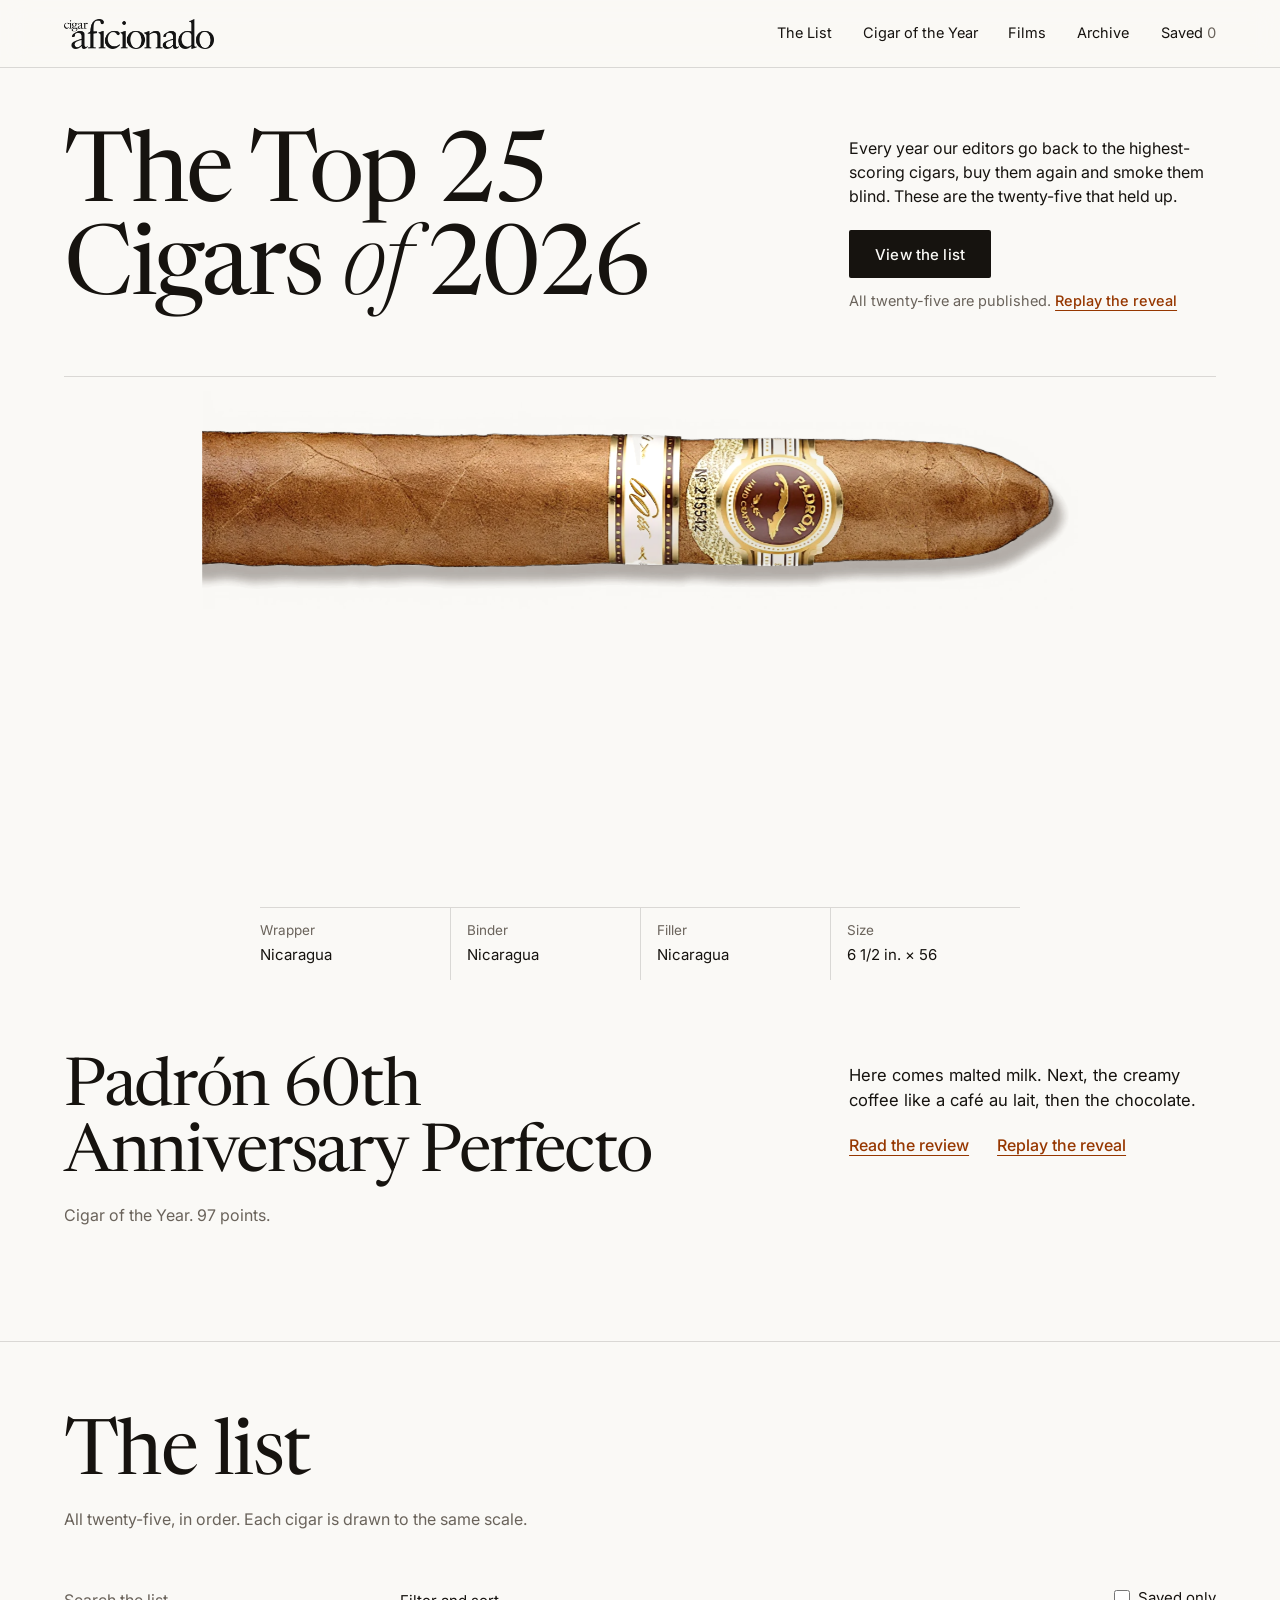
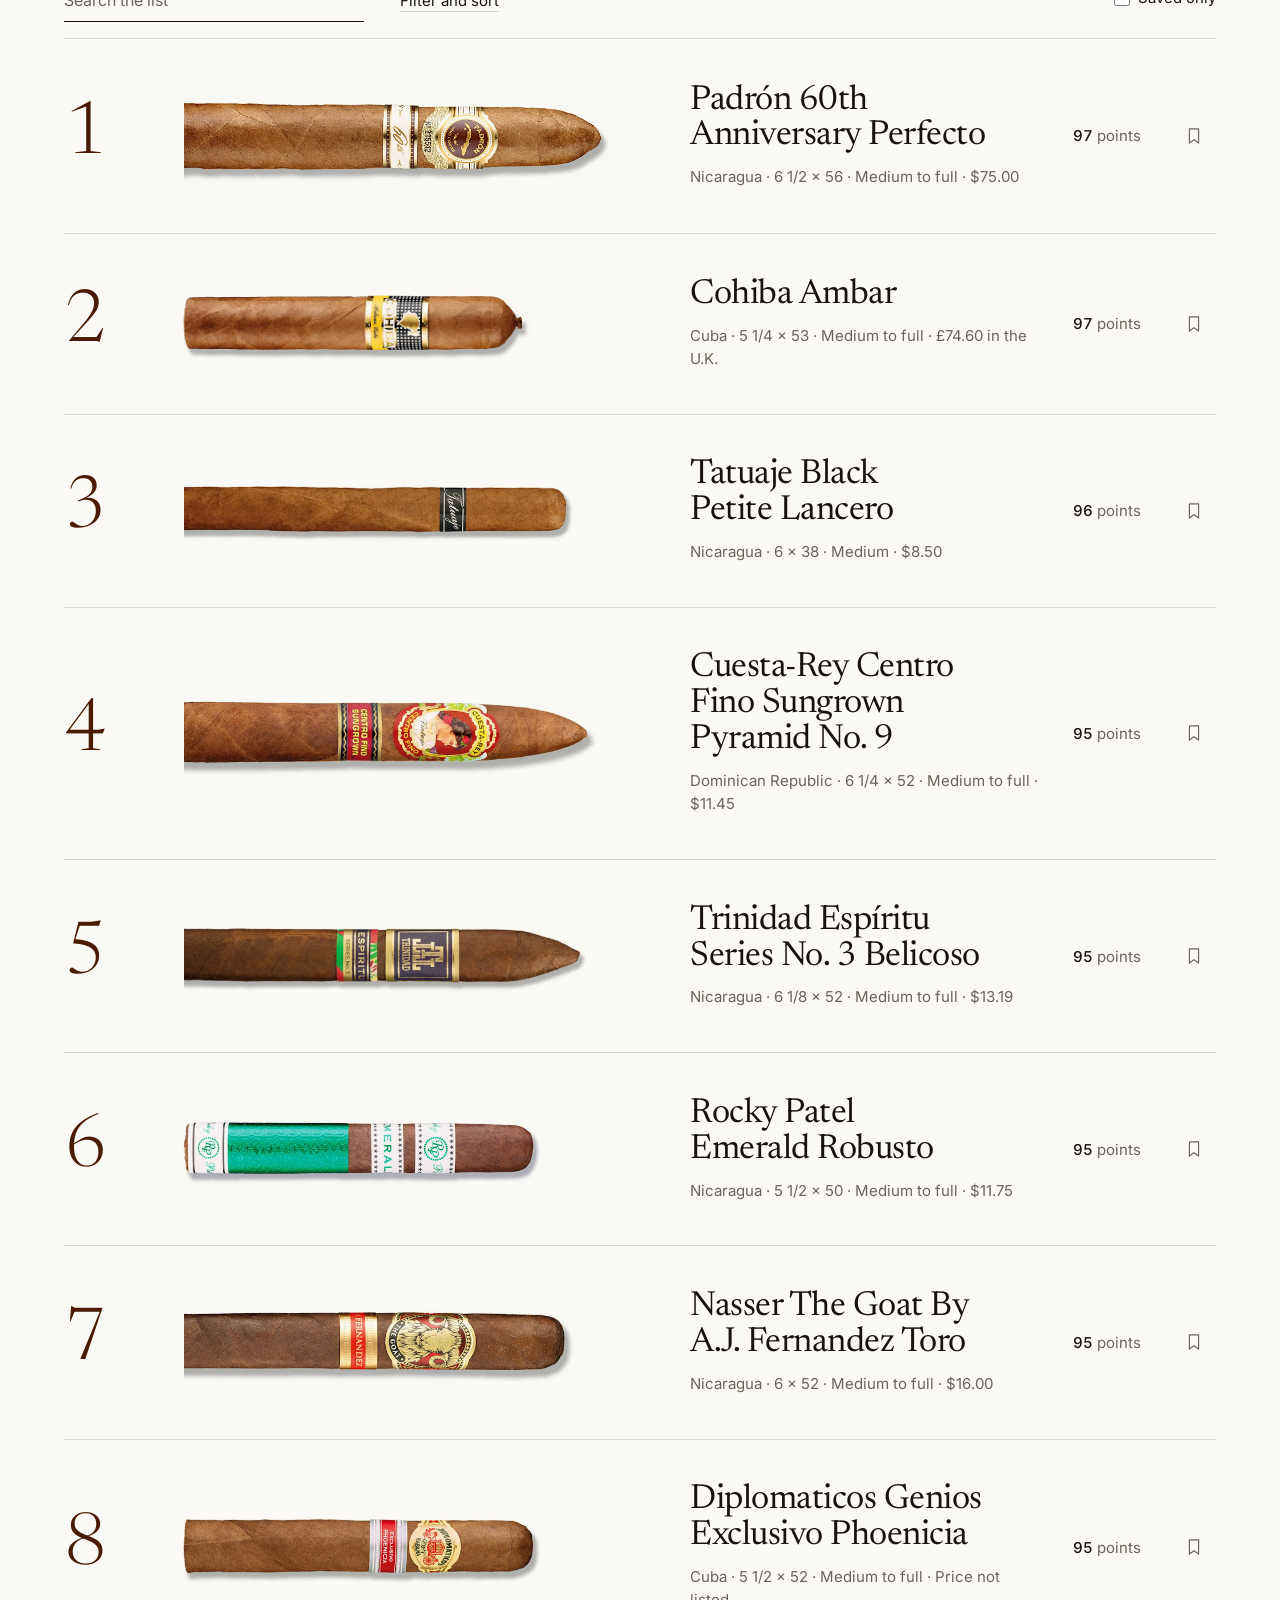
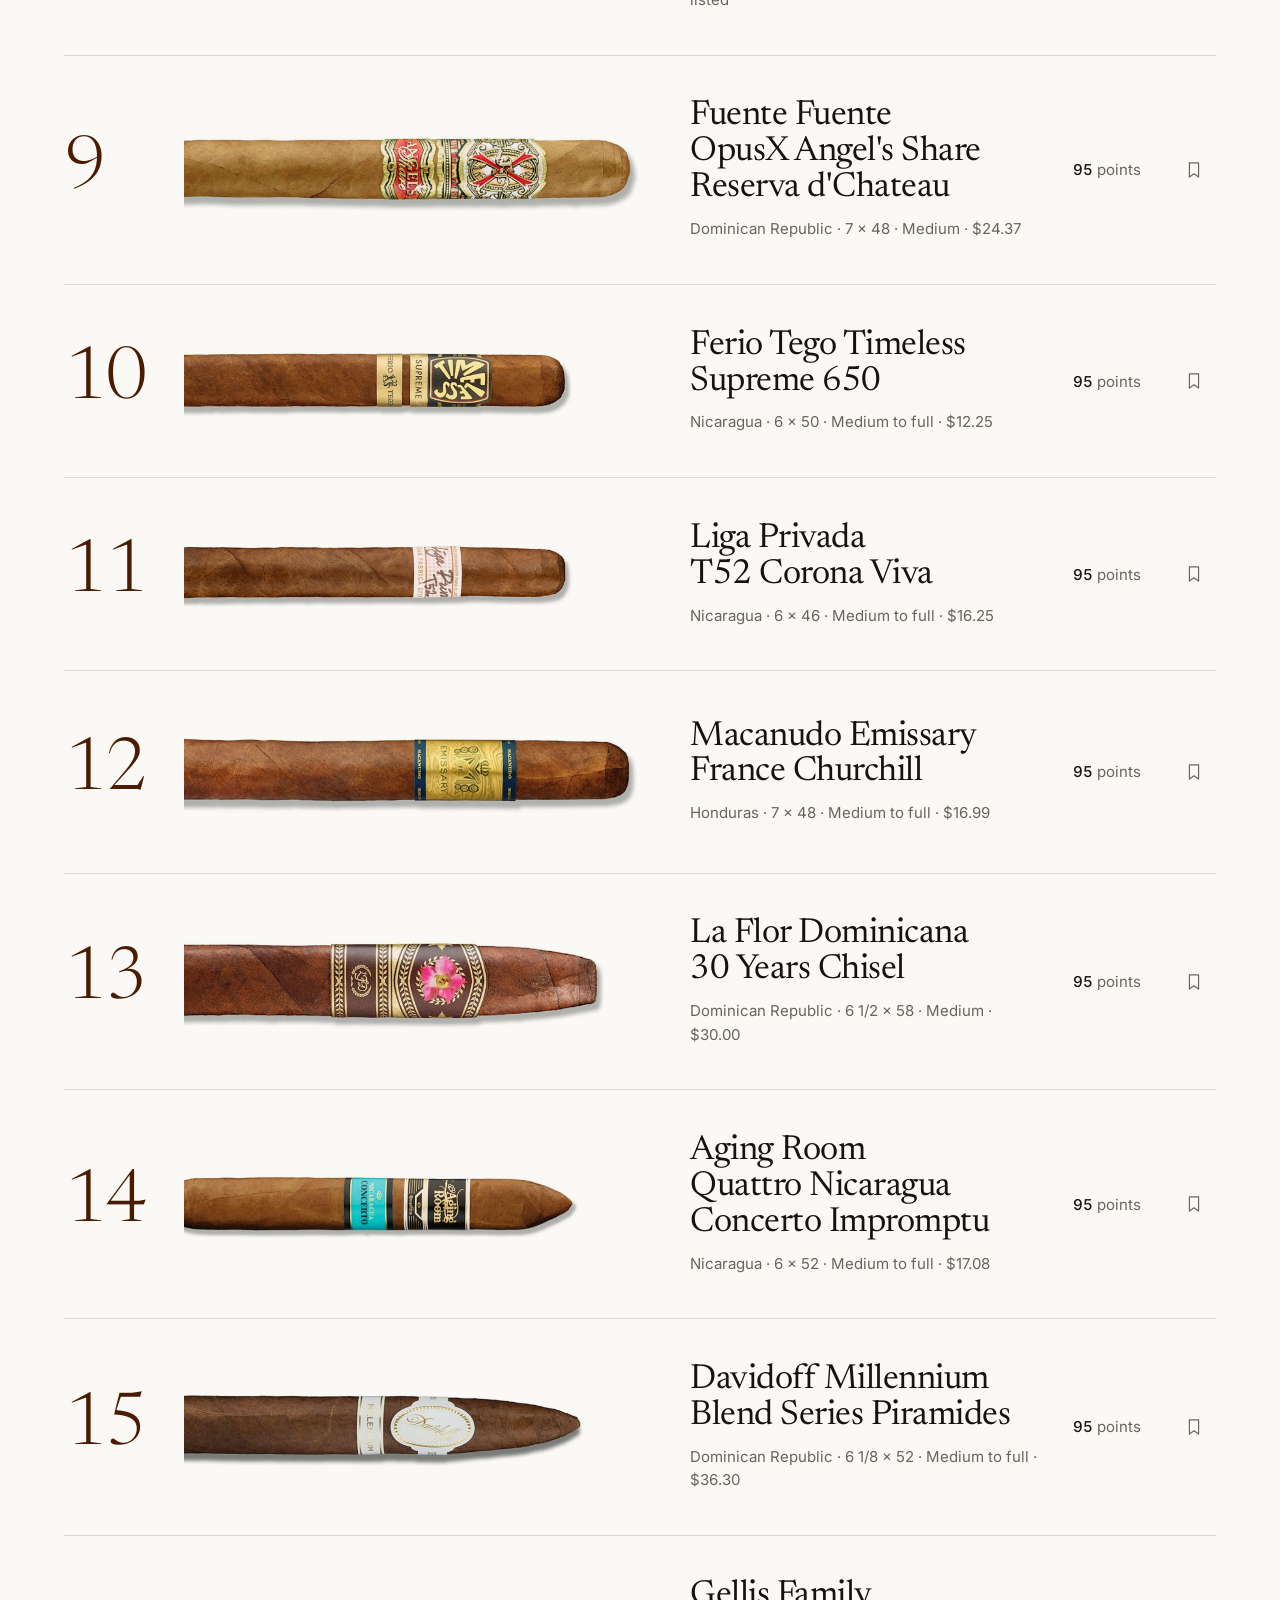
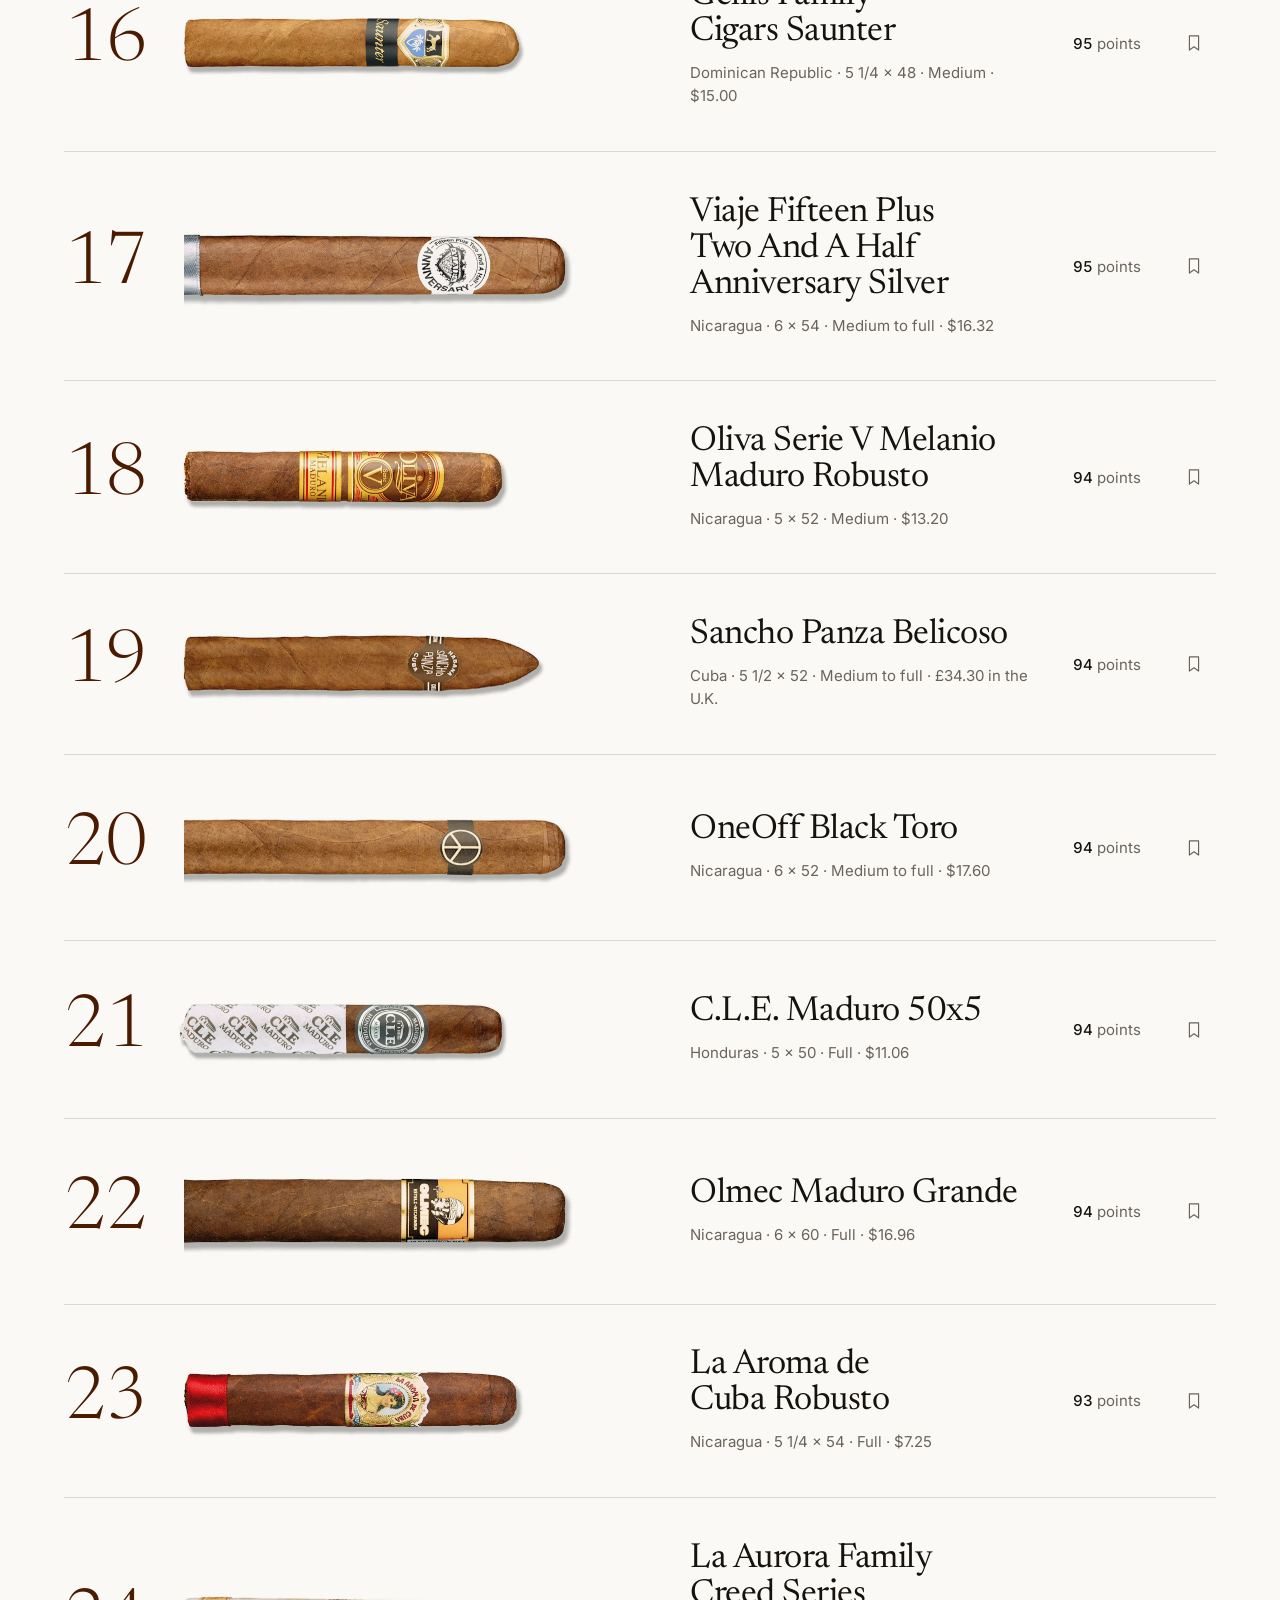
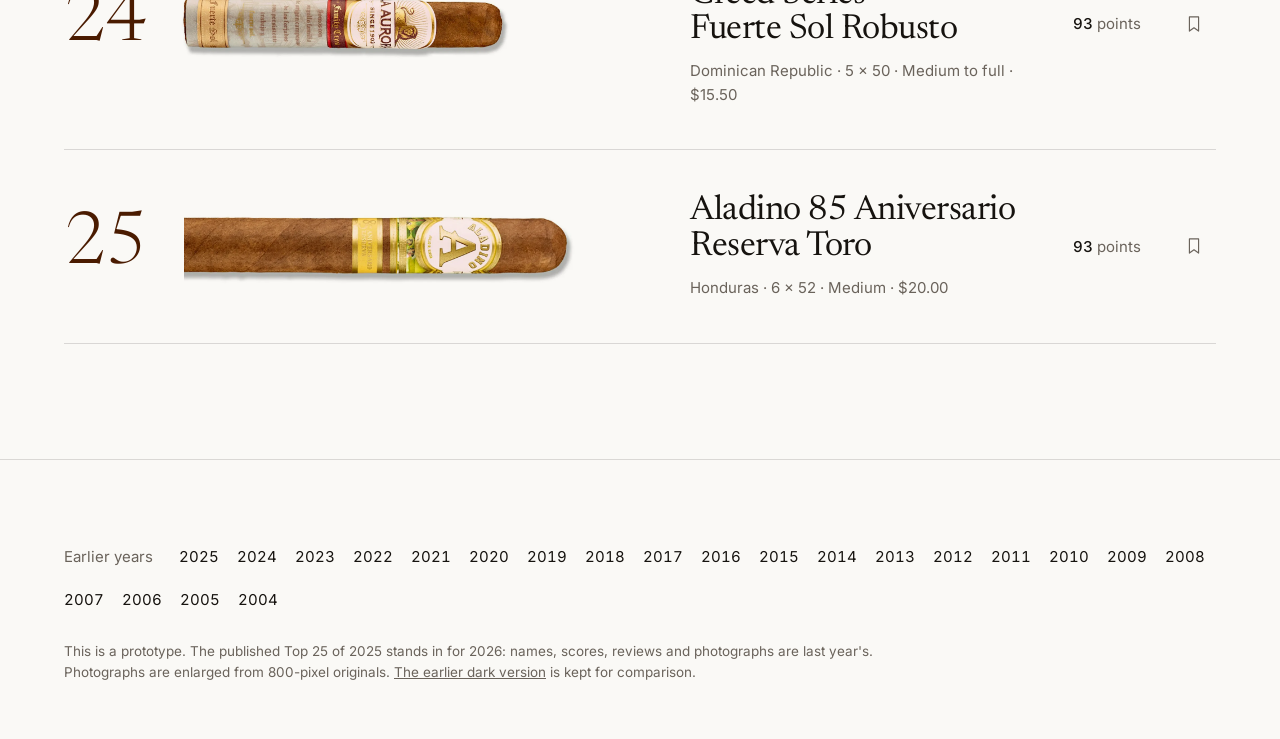
<file: index.html>
<!DOCTYPE html>
<html lang="en">
<head>
<meta charset="utf-8">
<meta name="viewport" content="width=device-width, initial-scale=1, viewport-fit=cover">
<title>Top 25 Cigars of 2026</title>
<meta name="robots" content="noindex">
<meta name="theme-color" content="#faf9f6">
<link rel="preconnect" href="https://fonts.googleapis.com">
<link rel="preconnect" href="https://fonts.gstatic.com" crossorigin>
<link rel="stylesheet" href="https://fonts.googleapis.com/css2?family=Newsreader:ital,opsz,wght@0,6..72,300..600;1,6..72,300..600&family=Inter:wght@400;500;600&display=swap">
<link rel="preload" as="image" href="assets/hi/k1.webp" fetchpriority="high">
<link rel="stylesheet" href="editorial.css">
</head>
<body>

<header class="mast">
  <a class="mast-logo" href="https://www.cigaraficionado.com/" aria-label="Cigar Aficionado home"><img src="assets/ca-logo.png" alt="Cigar Aficionado" width="560" height="112"></a>
  <nav class="mast-nav" aria-label="Top 25">
    <a href="#list">The List</a>
    <a href="#feature">Cigar of the Year</a>
    <a href="https://www.cigaraficionado.com/video/category/WsONAPx1/top-25">Films</a>
    <a href="https://www.cigaraficionado.com/top25/2025">Archive</a>
  </nav>
  <a class="mast-saved" href="#list" id="savedLink">Saved <span id="savedN">0</span></a>
</header>

<main>
  <!-- The hero cigar is one element. It starts in the hero and, as the page scrolls,
       travels to its place in the Cigar of the Year section and stays there. -->
  <!-- The hero cigar is one element. It rests in the hero with nothing said about it; as the page
       scrolls it settles into the section below, where its name, score and make are given. -->
  <div class="flight" id="flight">
    <section class="hero" aria-labelledby="title">
      <h1 id="title">The Top 25<br>Cigars <em>of</em> 2026</h1>
      <div class="hero-side">
        <p class="intro">Every year our editors go back to the highest-scoring cigars, buy them again and smoke them blind. These are the twenty-five that held up.</p>
        <div class="act">
          <a class="button" href="#list">View the list</a>
          <p class="release">All twenty-five are published. <button class="inline" type="button" data-reveal>Replay the reveal</button></p>
        </div>
      </div>
      <div class="hero-product"><div class="slot slot-a" id="slotA"></div></div>
    </section>

    <section class="feature" id="feature" aria-labelledby="featureName">
      <div class="slot slot-b" id="slotB"></div>
      <dl class="make" id="featureMake"></dl>
      <div class="feature-body">
        <div class="feature-head">
          <h2 id="featureName">Padrón 60th Anniversary Perfecto</h2>
          <p class="standfirst">Cigar of the Year. 97 points.</p>
        </div>
        <div class="feature-text">
          <p class="tasting" id="featureTasting"></p>
          <p class="feature-links"><a class="text-link" href="#no-1" data-open="1">Read the review</a><button class="inline" type="button" data-reveal>Replay the reveal</button></p>
        </div>
      </div>
    </section>

    <div class="product" id="product" aria-hidden="true">
      <img src="assets/hi/k1.webp" alt="" width="1600" height="400">
    </div>
  </div>

  <section class="list" id="list" aria-labelledby="listTitle">
    <div class="list-head">
      <h2 id="listTitle">The list</h2>
      <p class="standfirst">All twenty-five, in order. Each cigar is drawn to the same scale.</p>
    </div>
    <div class="tools">
      <label class="find"><span class="sr">Search the list</span><input id="find" type="search" placeholder="Search the list" autocomplete="off"></label>
      <details class="filter" id="filter">
        <summary>Filter and sort</summary>
        <div class="filter-body">
          <fieldset id="countries"><legend>Country</legend></fieldset>
          <label class="sortby">Order <select id="sort"><option value="rank">Rank</option><option value="score">Score</option><option value="price">Price, low to high</option><option value="length">Length</option></select></label>
        </div>
      </details>
      <label class="saved-only"><input type="checkbox" id="savedOnly"> Saved only</label>
    </div>
    <div class="entries" id="entries"></div>
    <p class="none" id="none" hidden>Nothing on the list matches that.</p>
  </section>

  <footer class="foot">
    <nav class="archive" aria-label="Earlier years"><span>Earlier years</span><span id="archive"></span></nav>
    <p>This is a prototype. The published Top 25 of 2025 stands in for 2026: names, scores, reviews and photographs are last year's. Photographs are enlarged from 800-pixel originals. <a href="dark.html">The earlier dark version</a> is kept for comparison.</p>
  </footer>
</main>

<dialog class="detail" id="detail" aria-labelledby="dTitle"><div class="detail-in" id="detailIn"></div></dialog>

<!-- The Cigar of the Year reveal. Same paper, type and light as the page; it can be replayed at any time. -->
<dialog class="reveal" id="reveal" aria-labelledby="rvName">
  <p class="rv-line" id="rvLine" aria-hidden="true">The Cigar of the Year</p>
  <div class="rv-stage" id="rvStage" aria-hidden="true"><img src="assets/hi/k1.webp" alt="" width="1600" height="400"></div>
  <div class="rv-text">
    <h2 id="rvName"></h2>
    <p class="standfirst">Cigar of the Year. <span id="rvScore"></span> points.</p>
    <div class="rv-acts"><button class="button" type="button" data-rv="review">Read the review</button><button class="inline" type="button" data-rv="replay">Replay</button></div>
  </div>
  <div class="rv-top"><button type="button" data-rv="skip" id="rvSkip">Skip</button><button type="button" data-rv="close">Close</button></div>
</dialog>

<script src="data.js"></script>
<script src="editorial.js"></script>
</body>
</html>
</file>
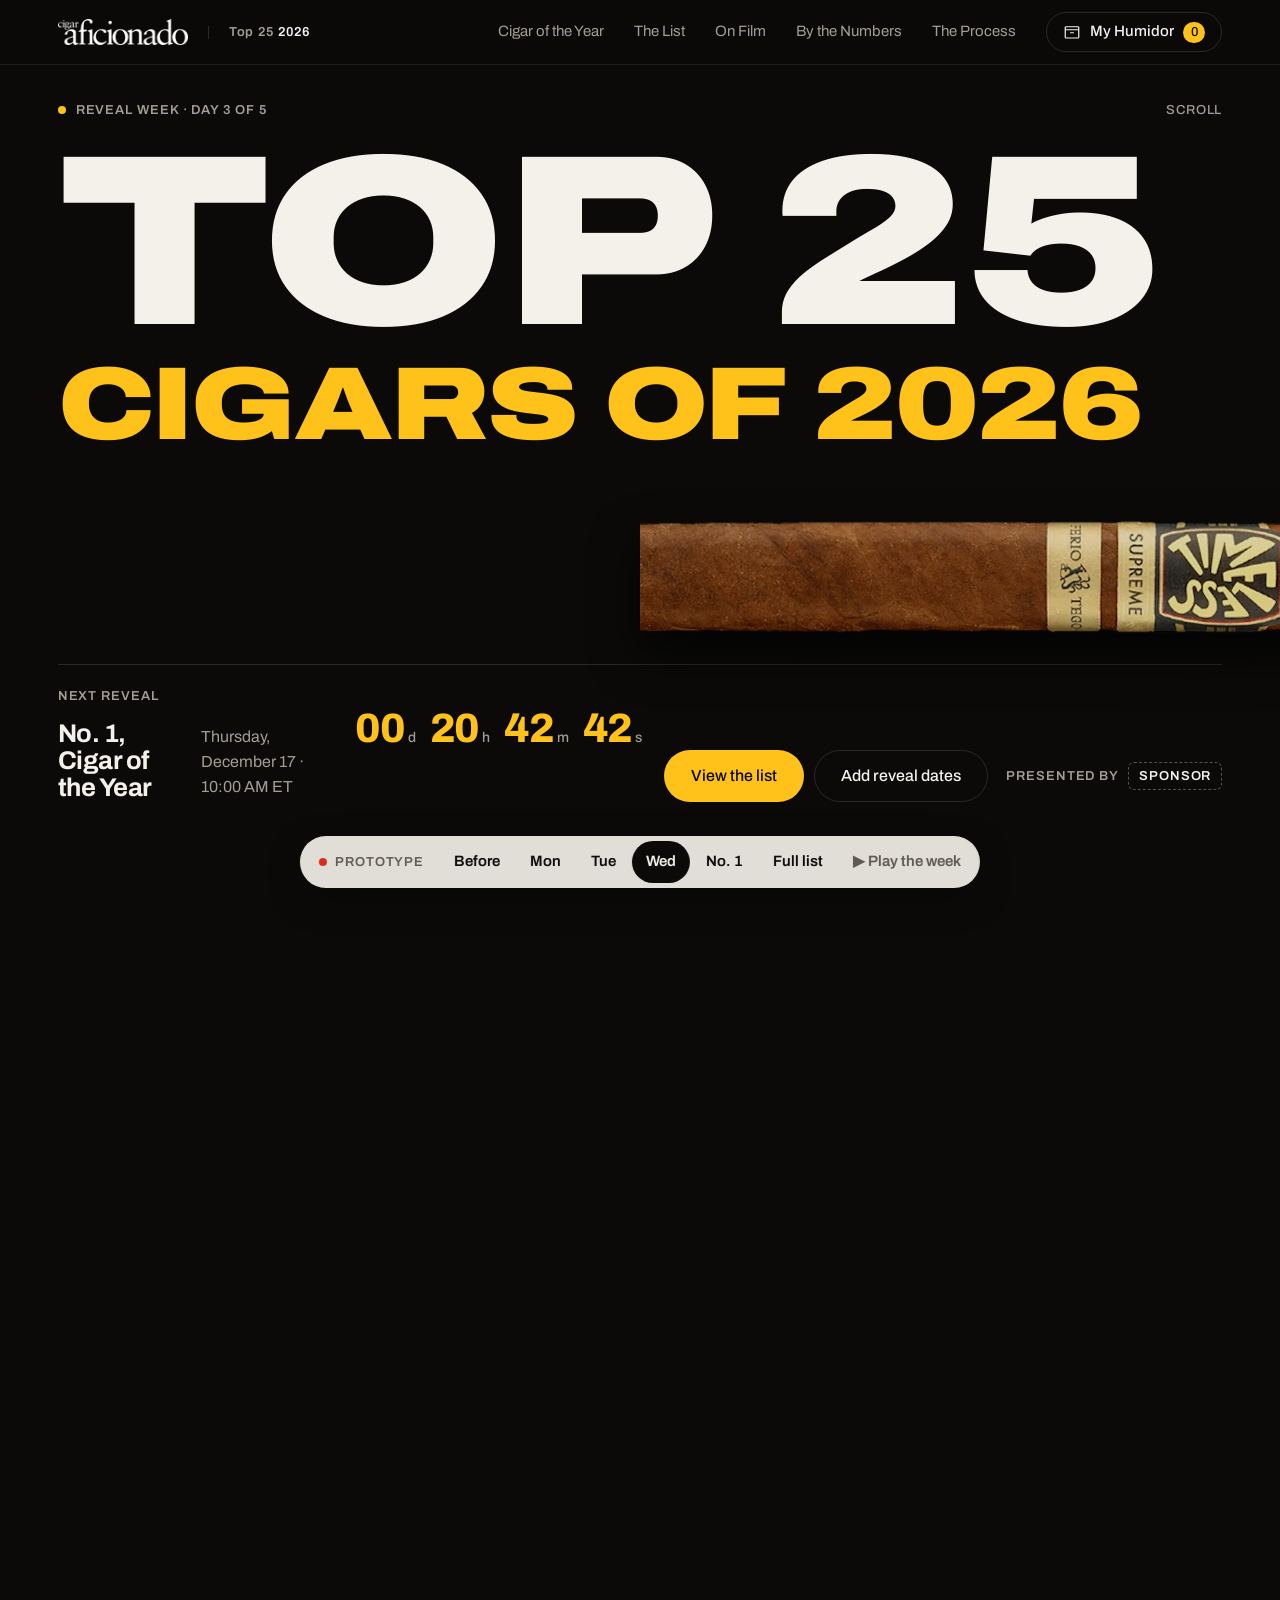
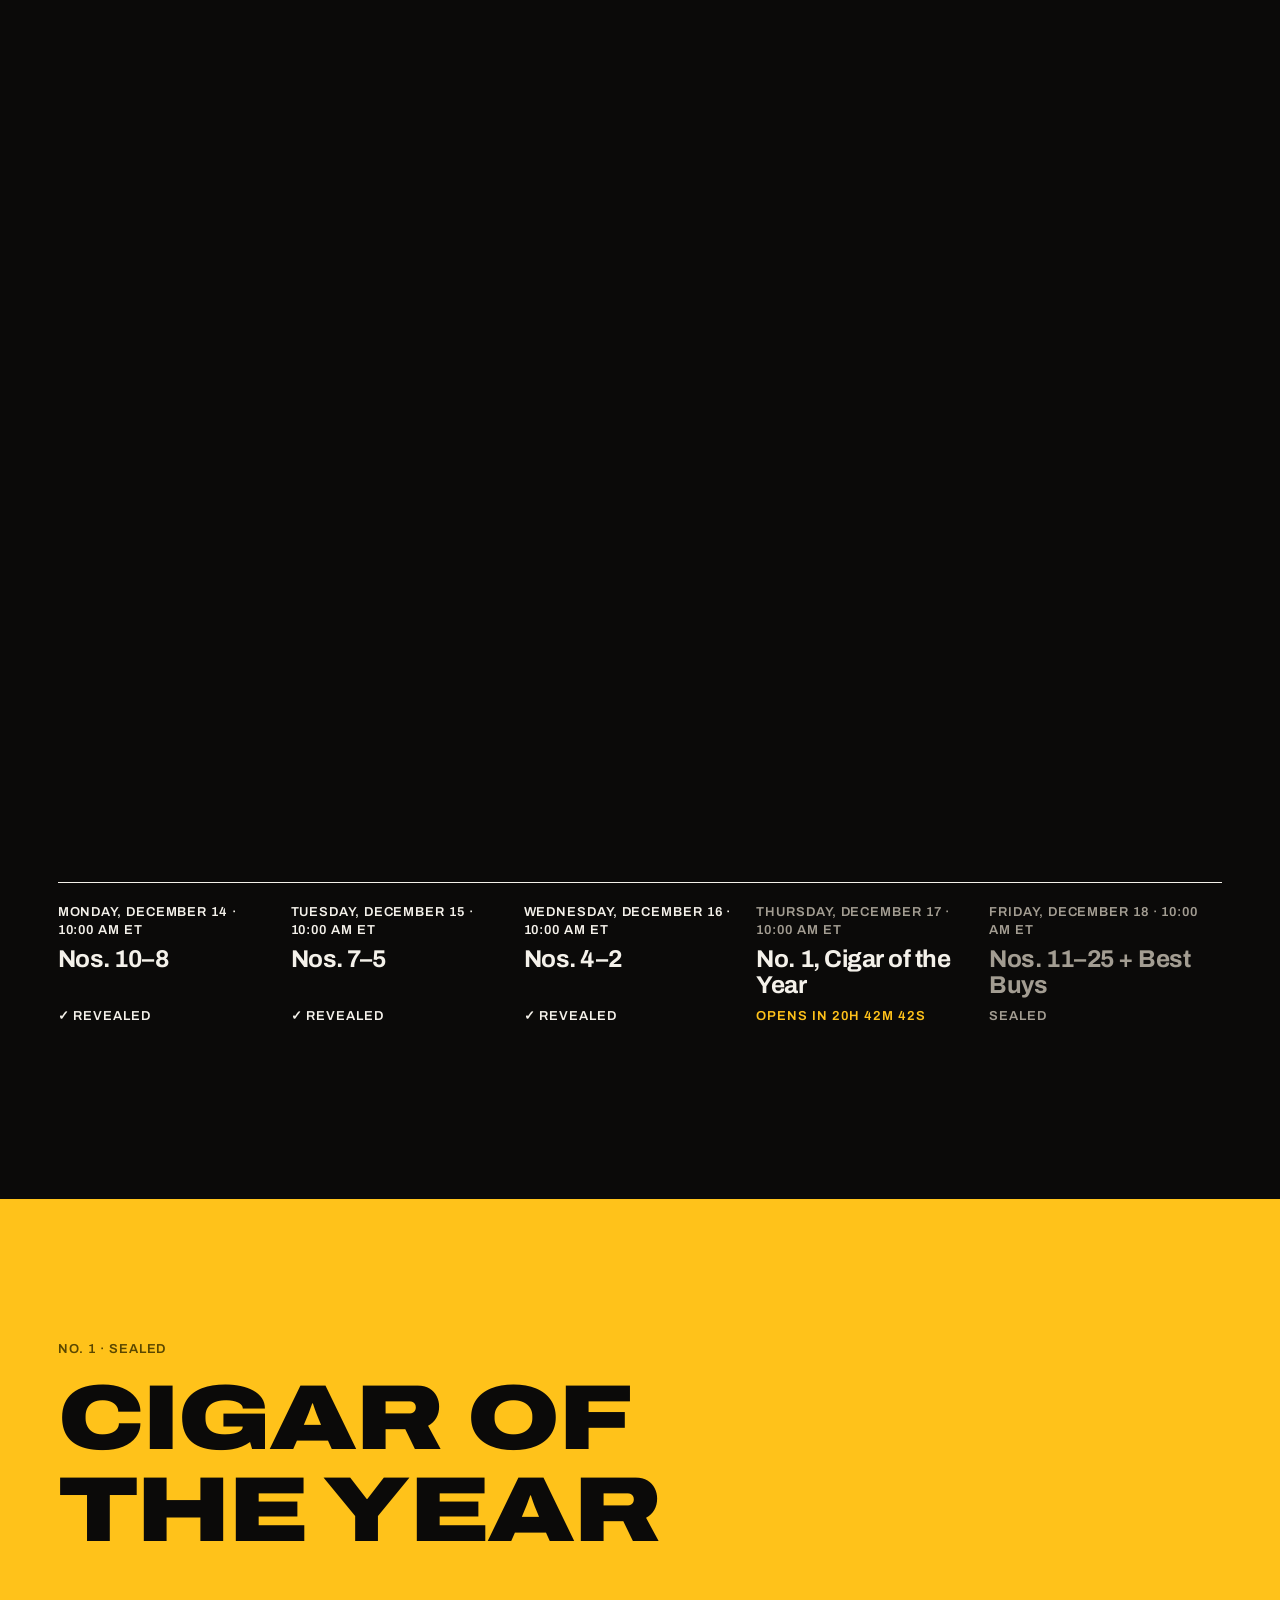
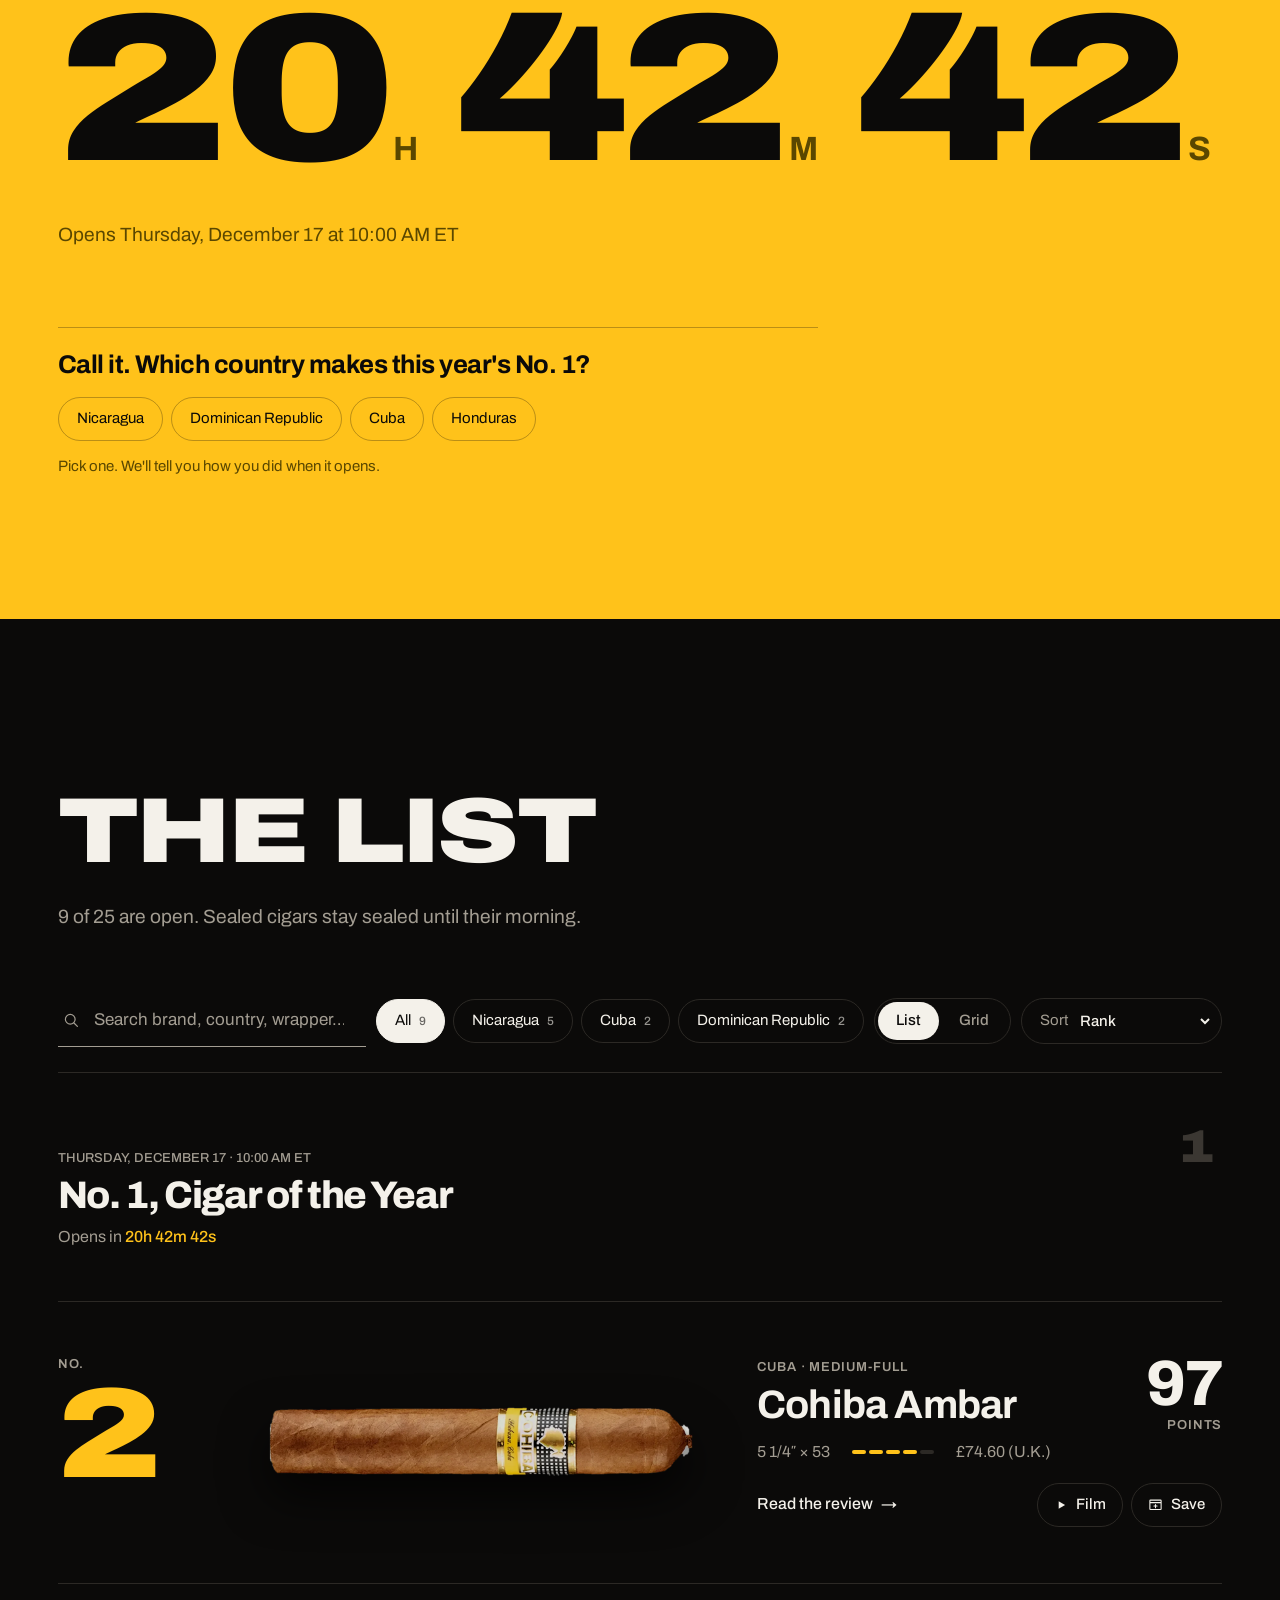
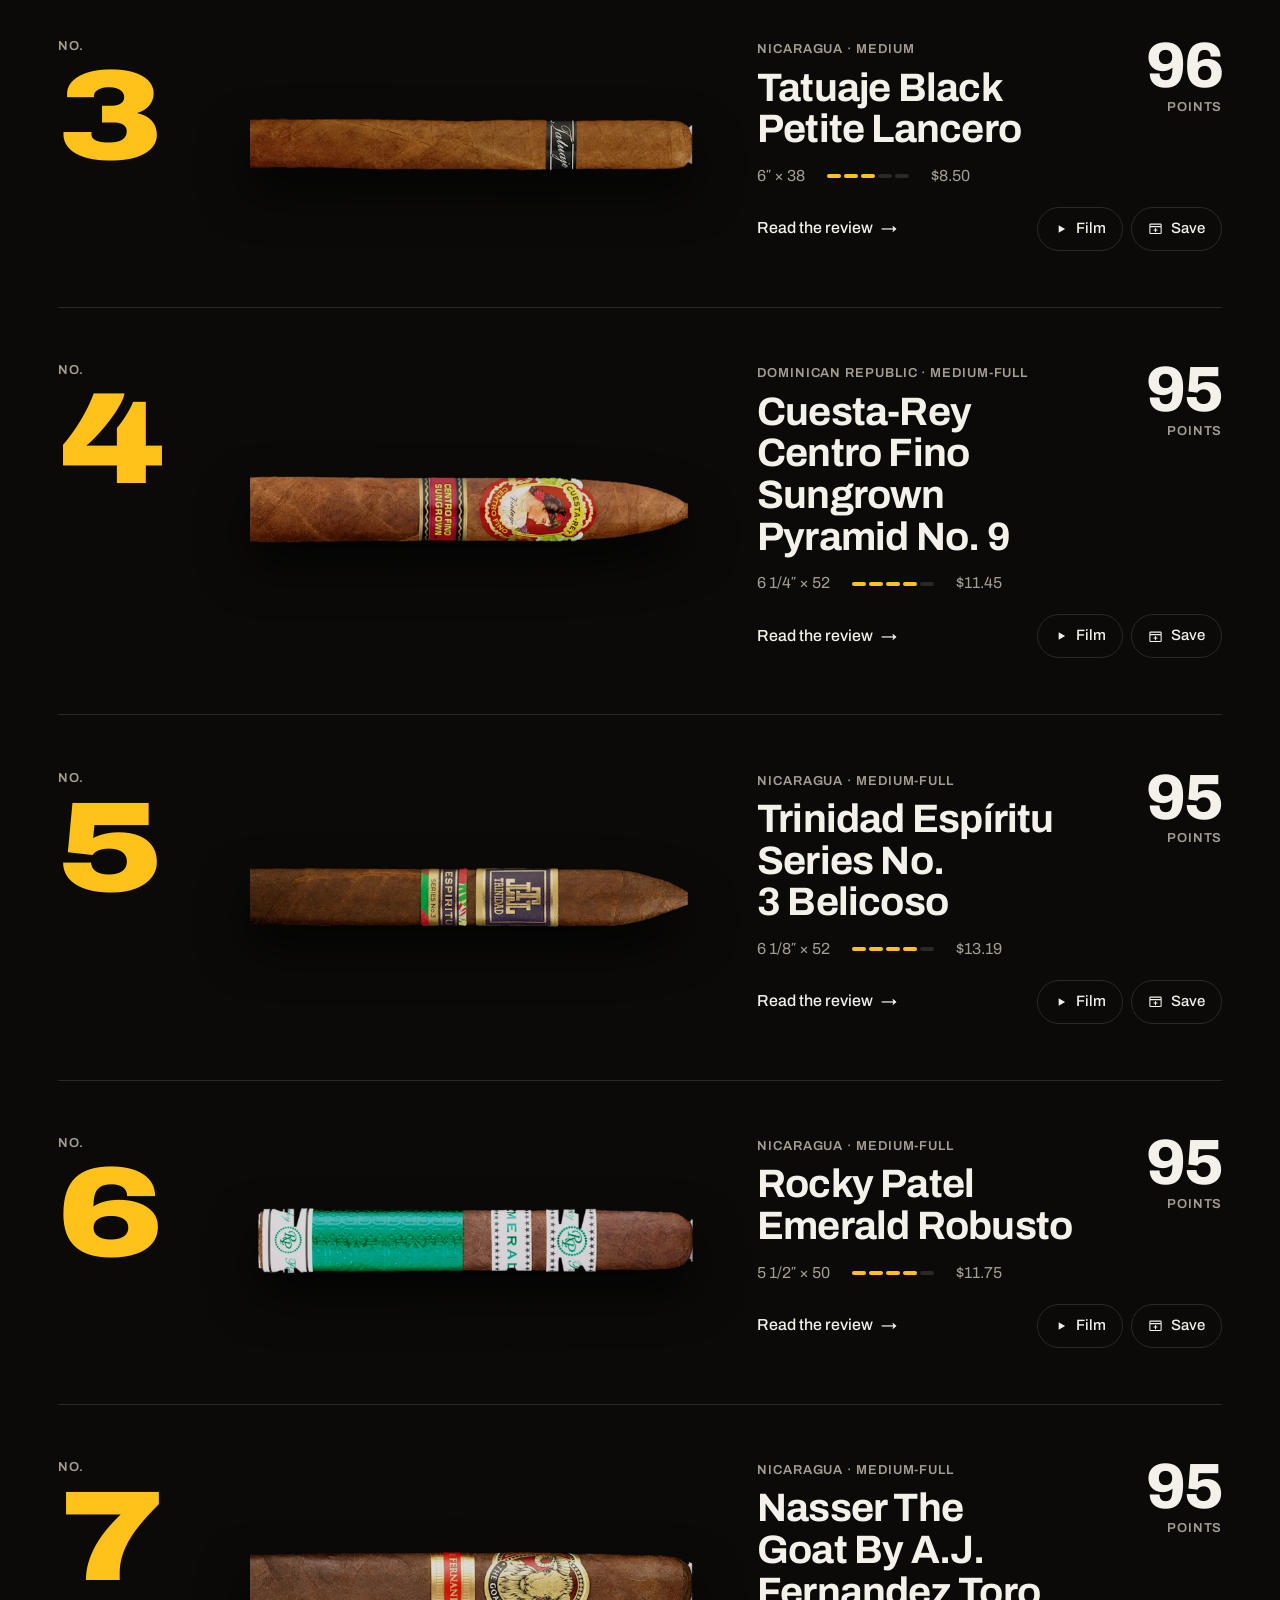
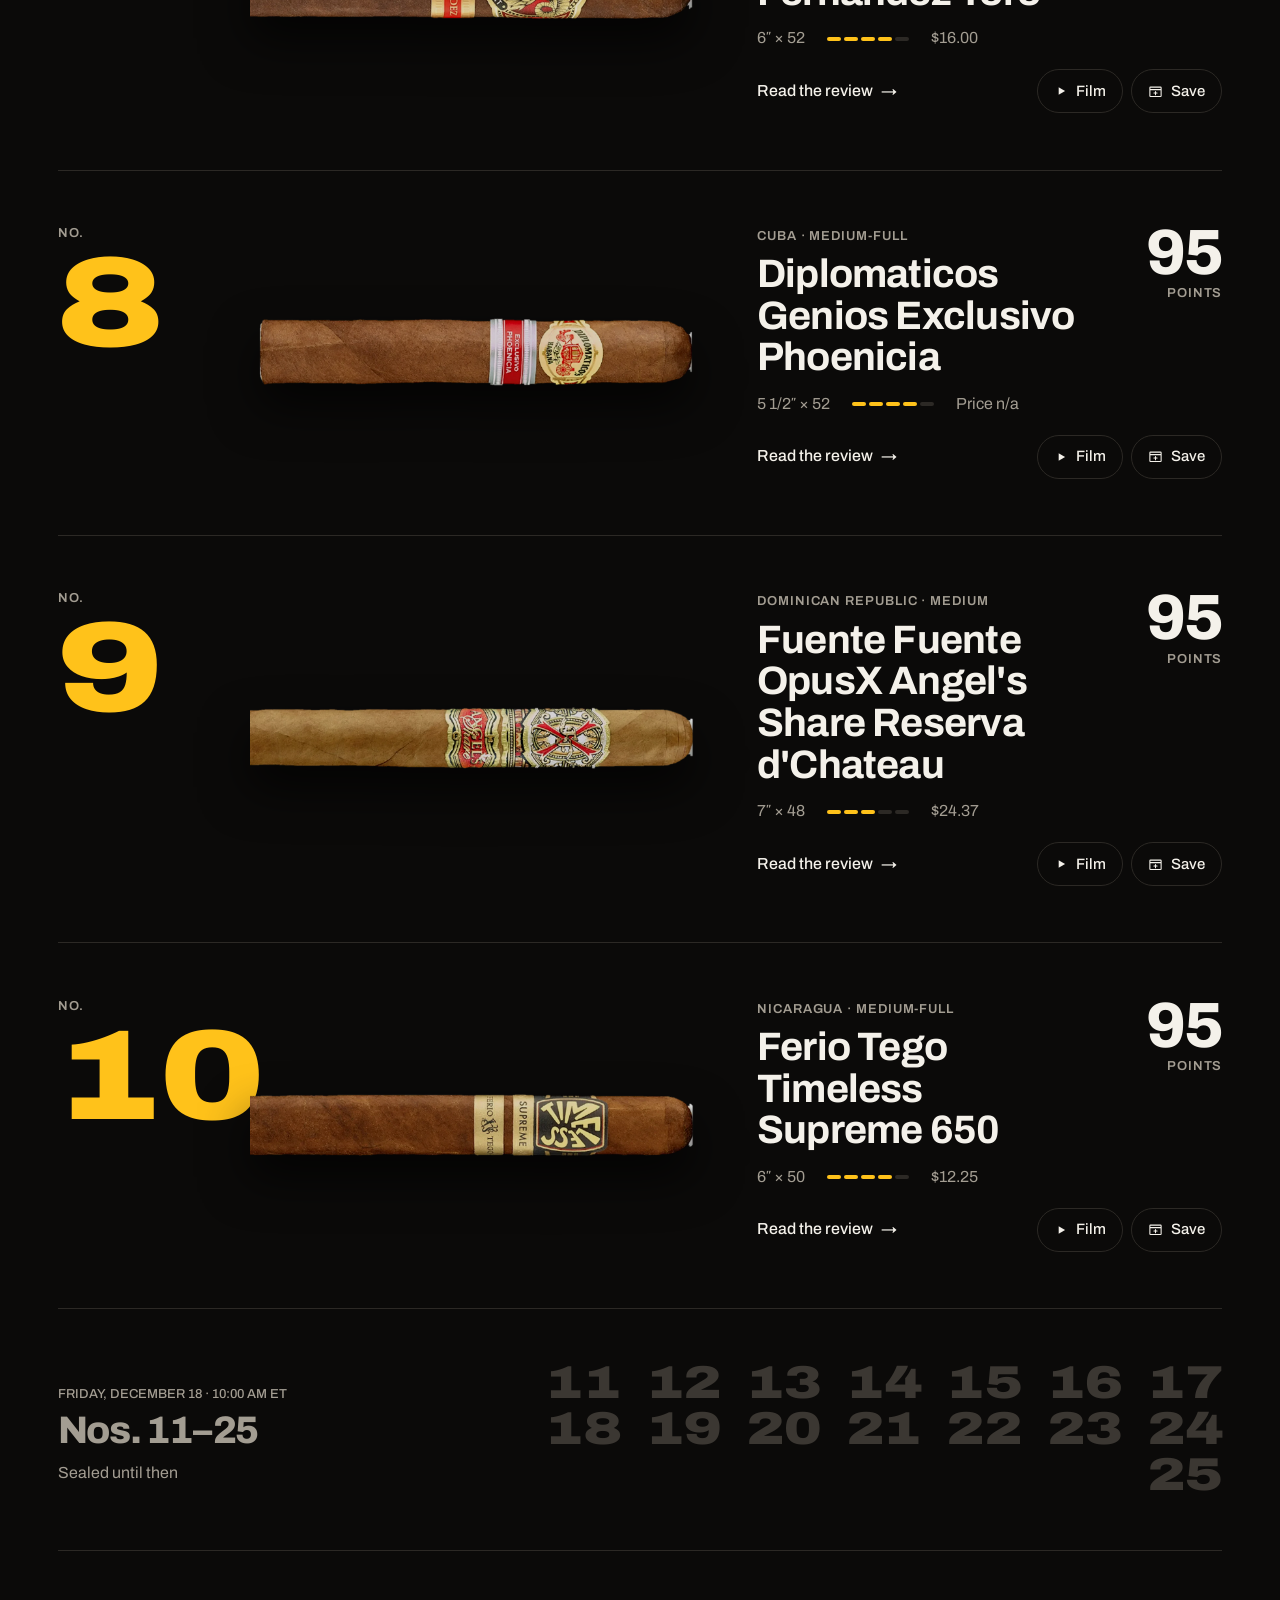
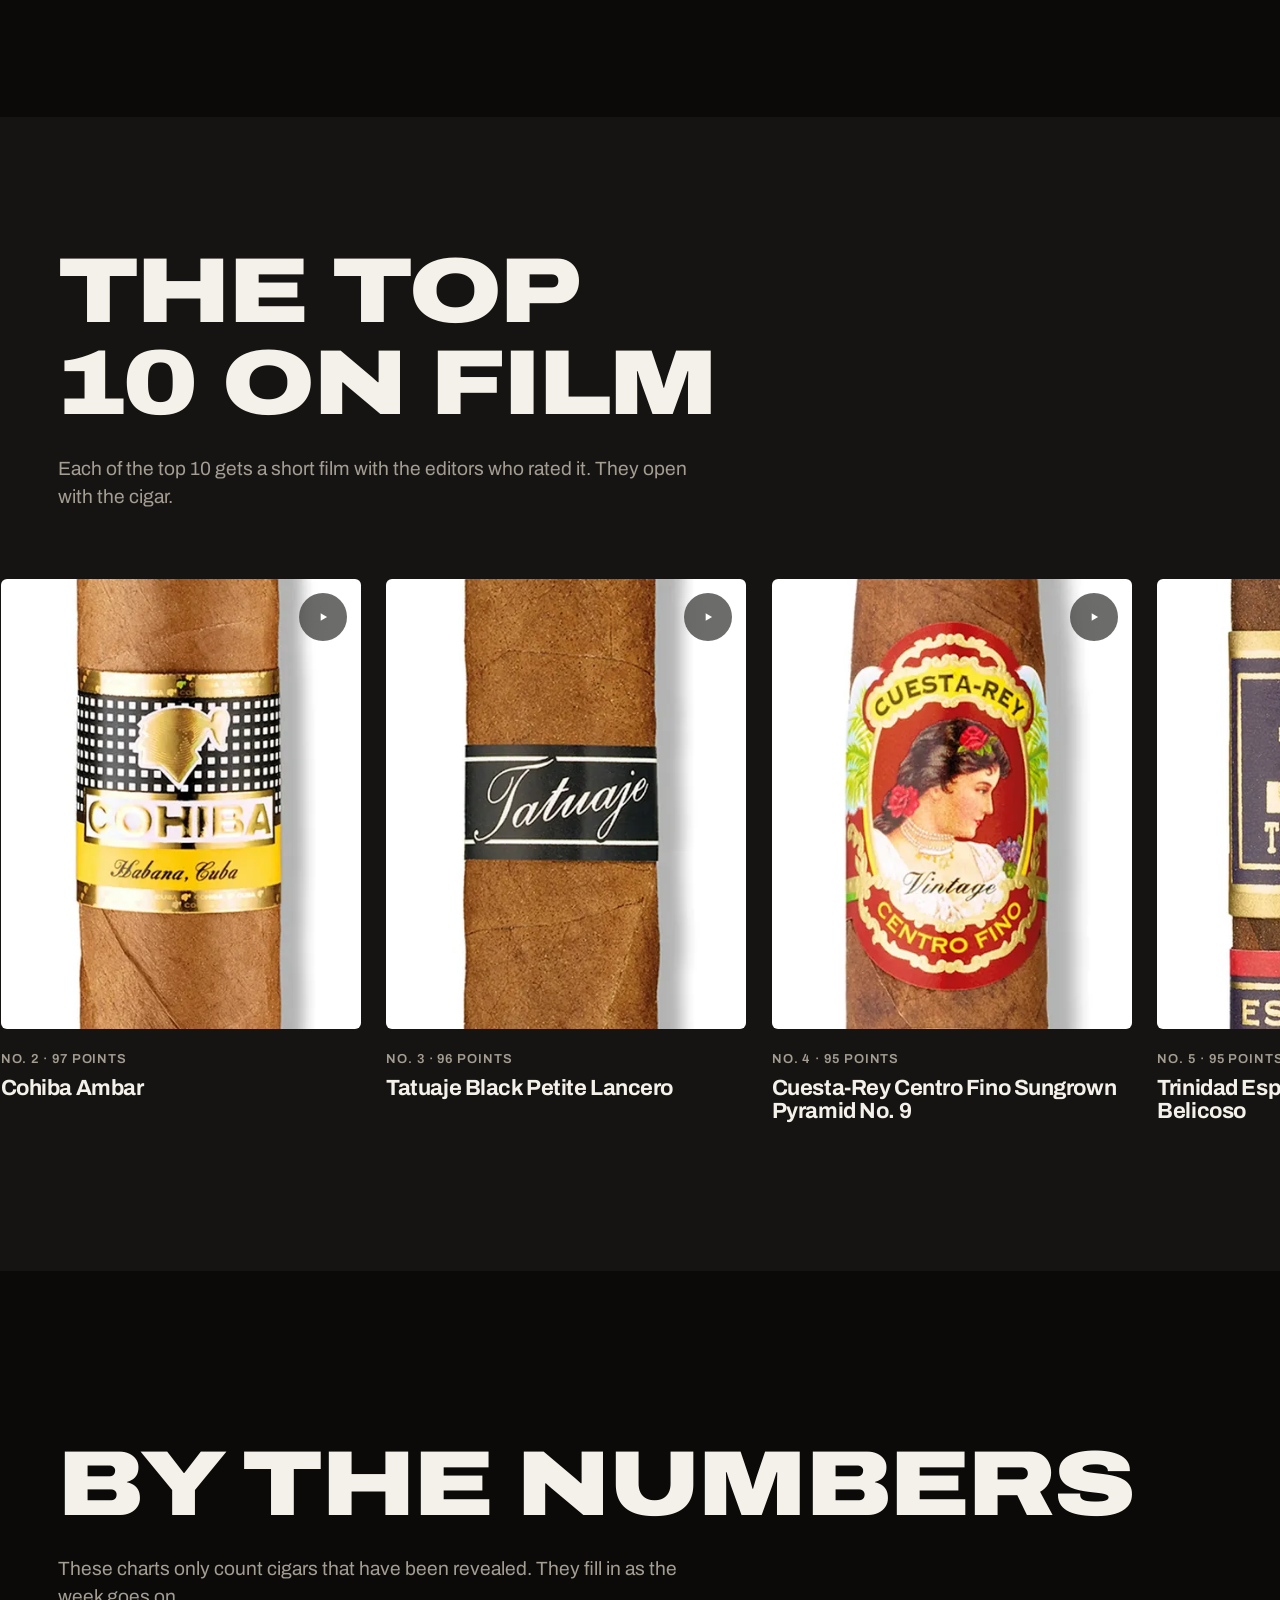
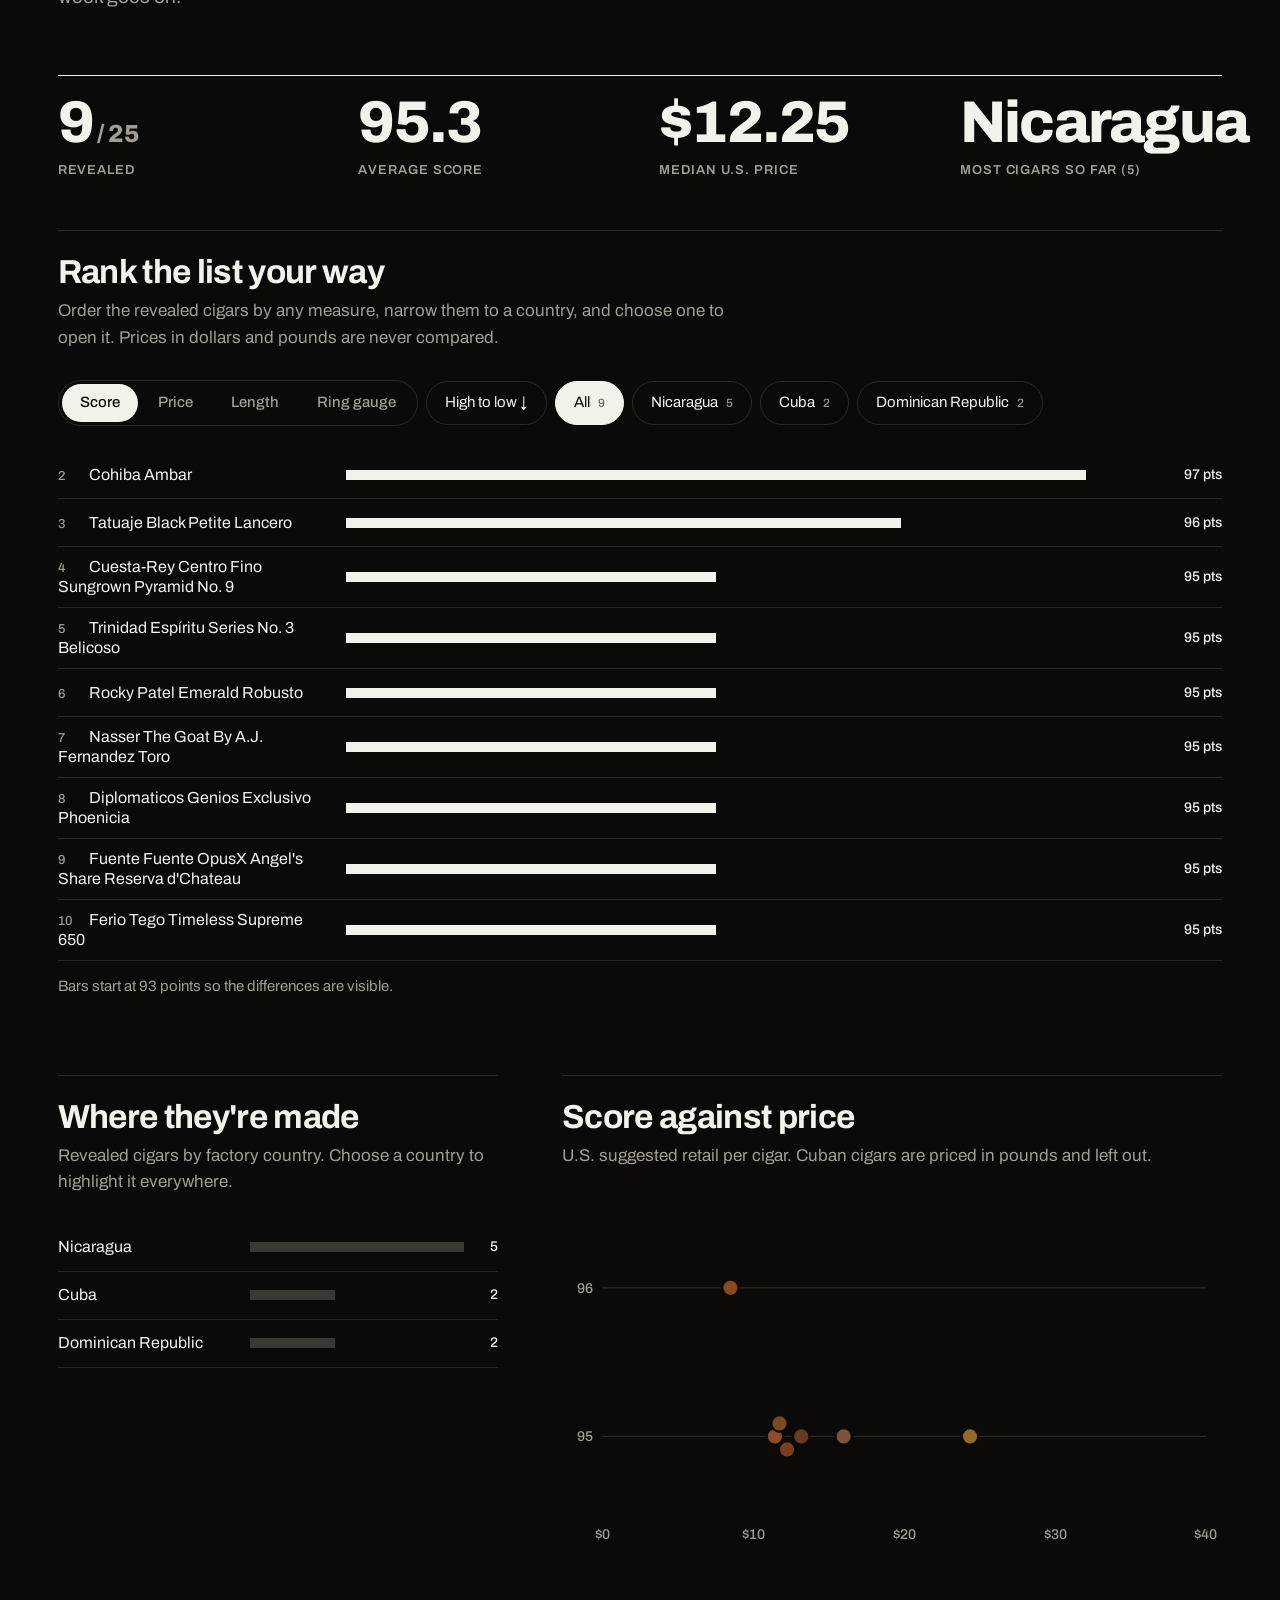
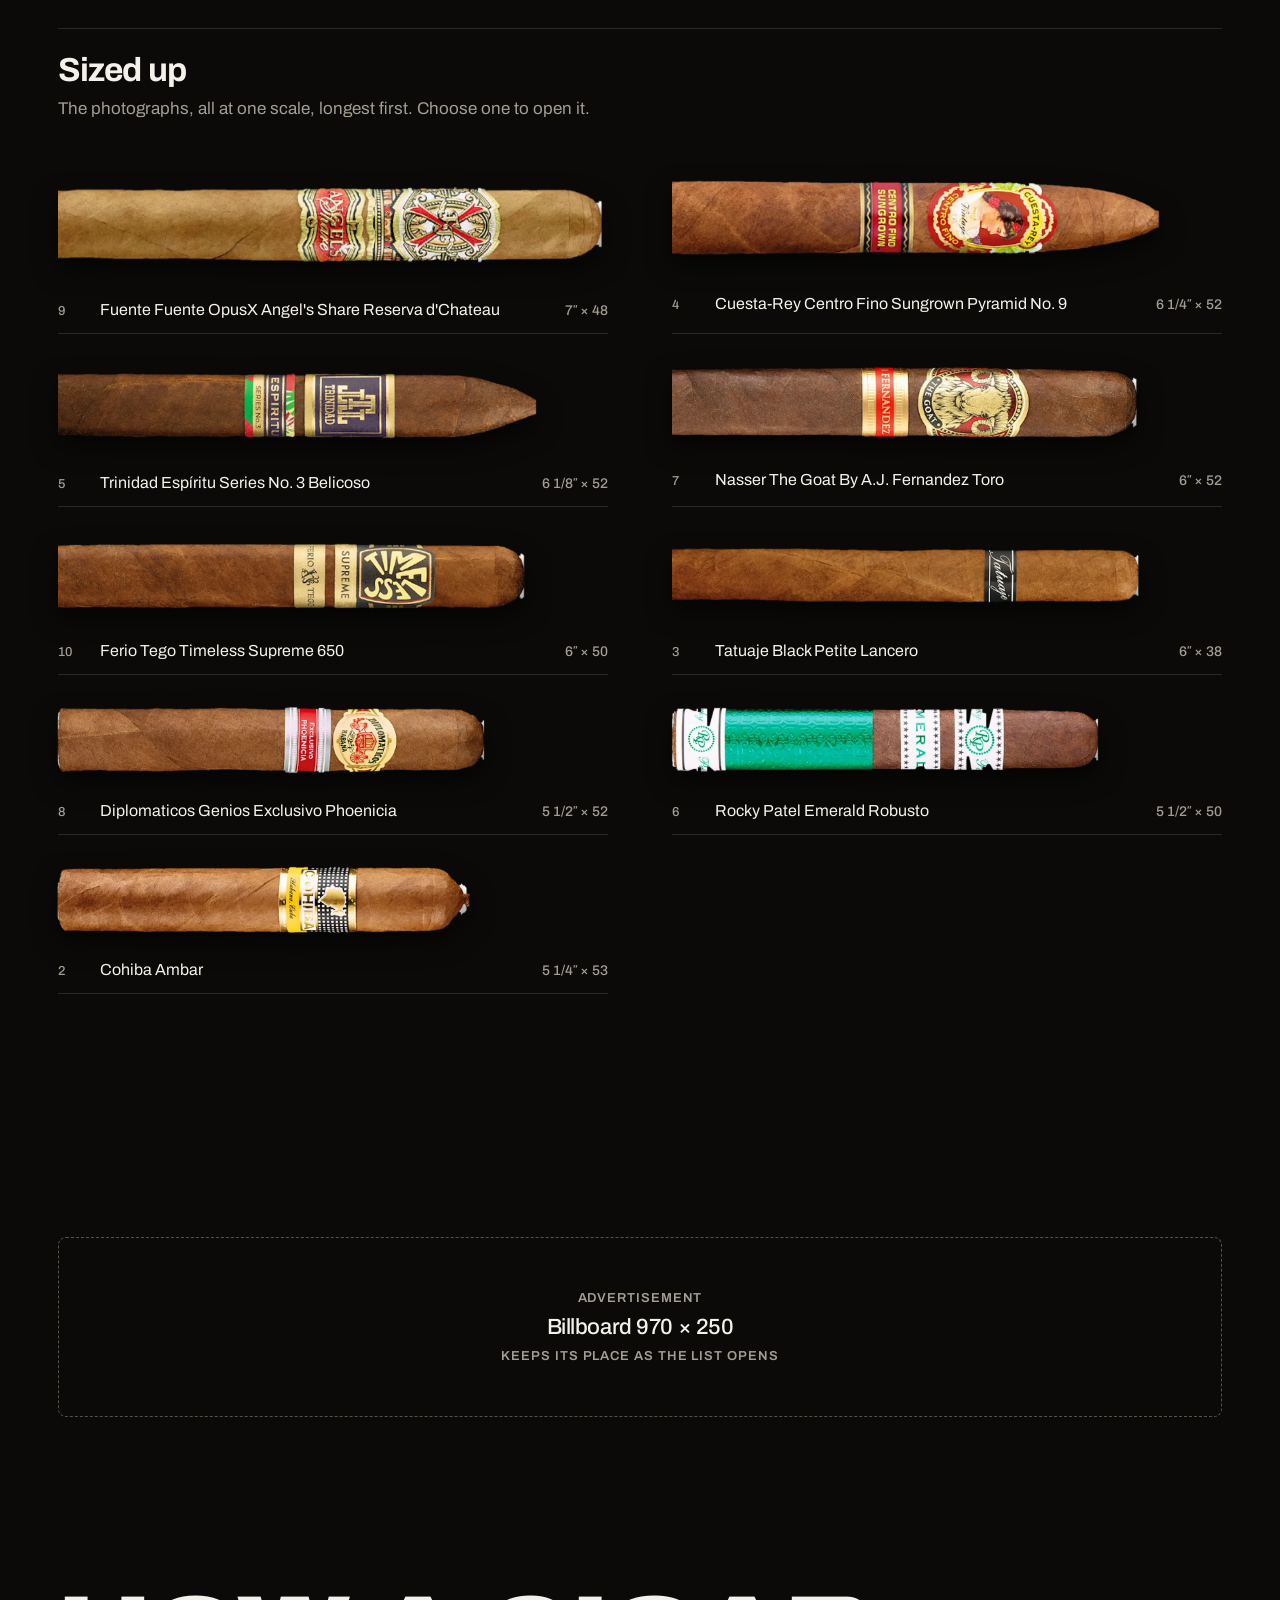
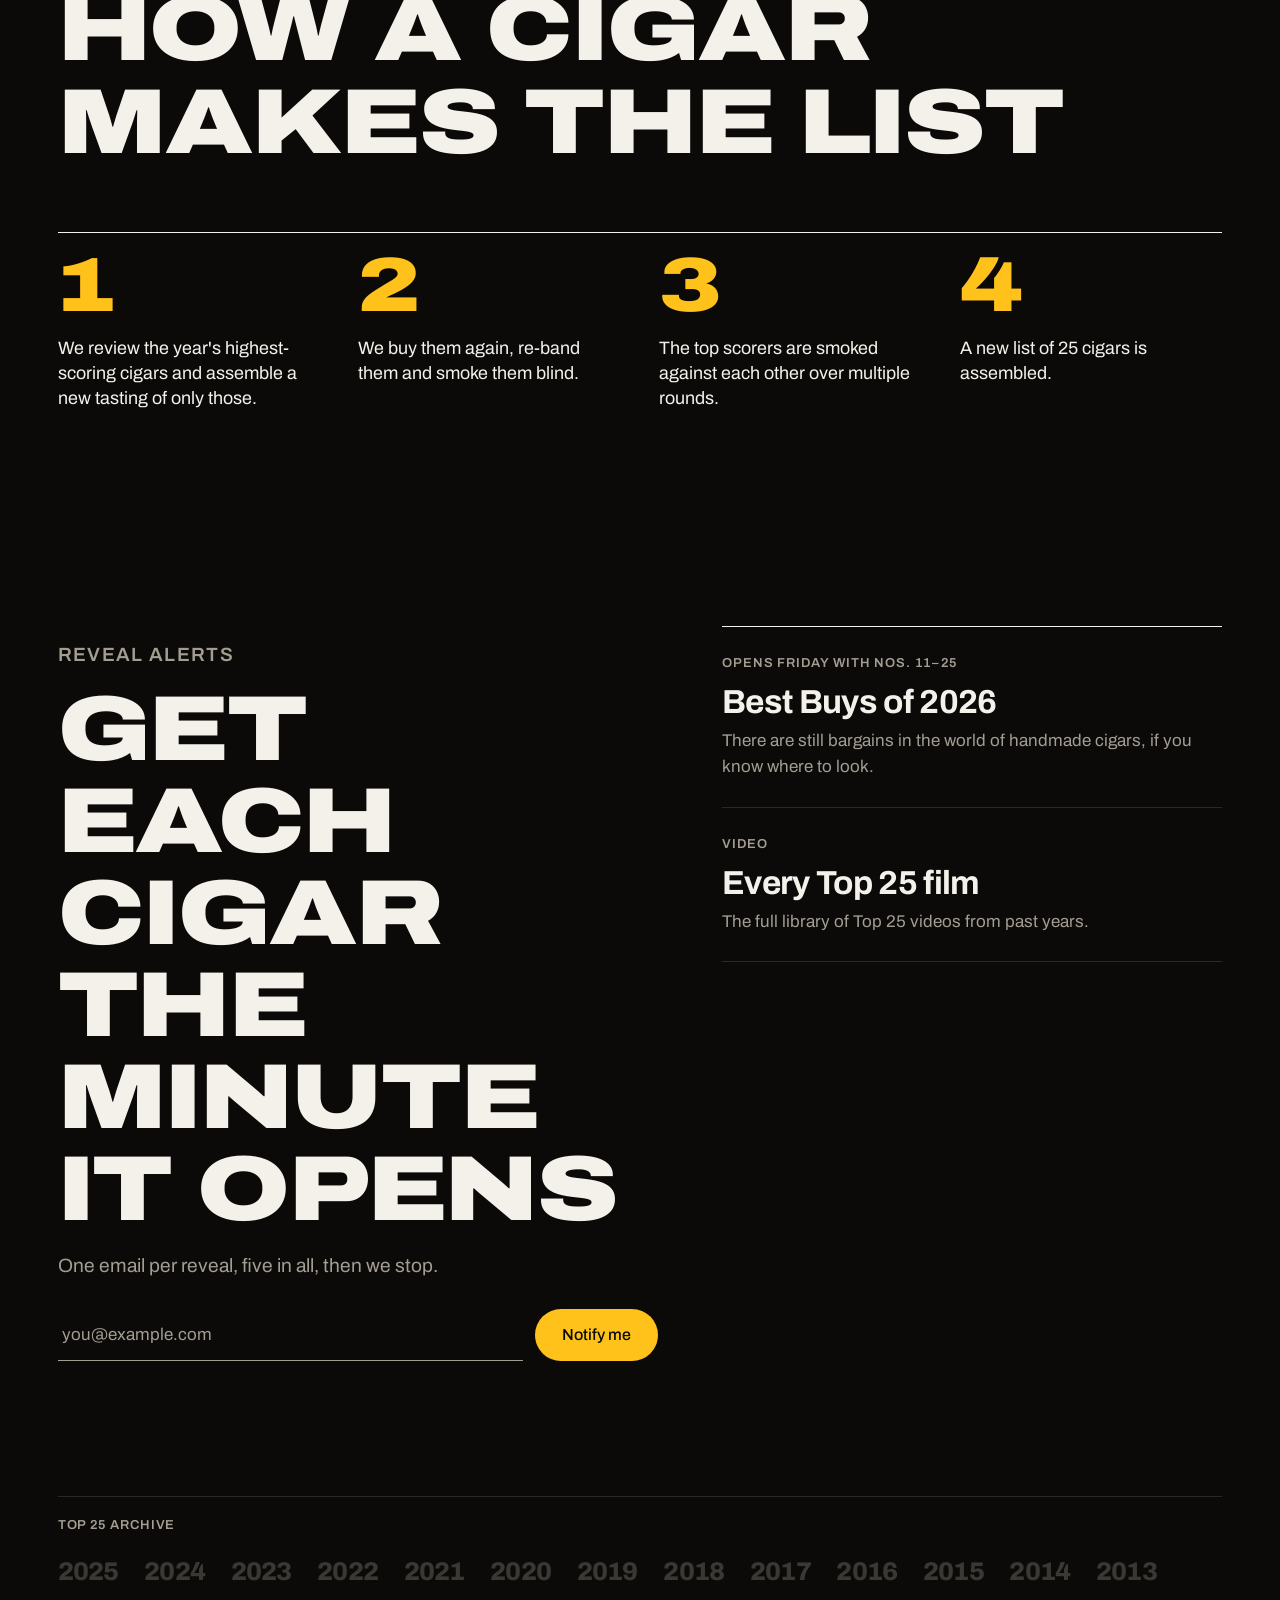
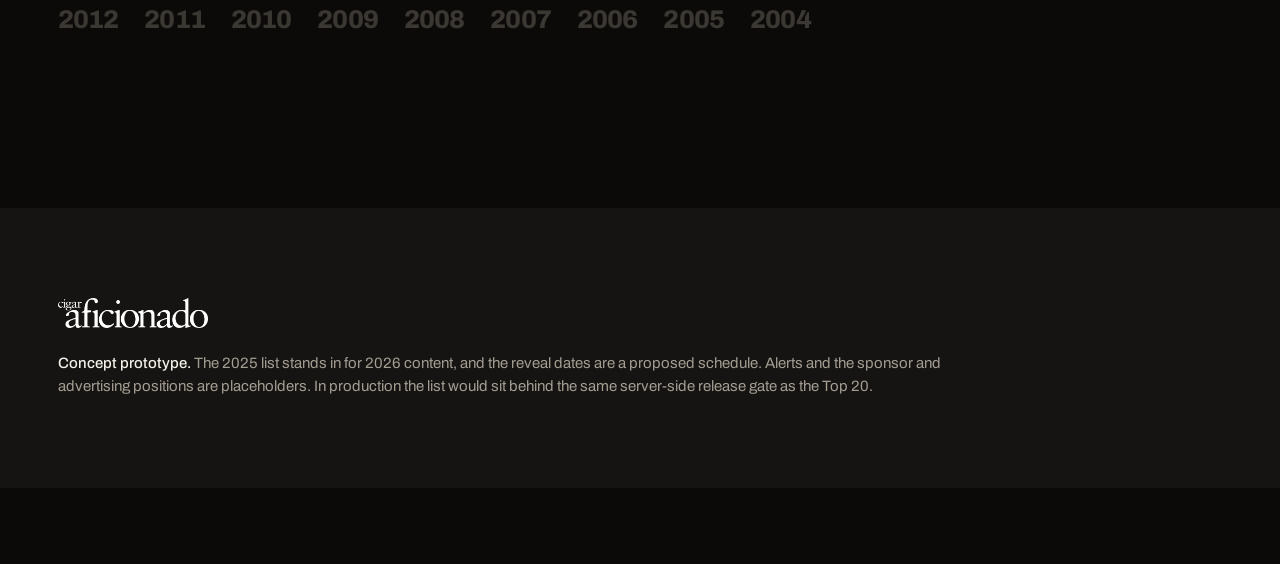
<file: dark.html>
<!DOCTYPE html>
<html lang="en">
<head>
<meta charset="utf-8">
<meta name="viewport" content="width=device-width, initial-scale=1, viewport-fit=cover">
<title>Top 25 Cigars of 2026</title>
<meta name="description" content="Concept prototype: the Cigar Aficionado Top 25 Cigars of 2026 release experience.">
<meta name="theme-color" content="#0b0a09">
<link rel="preconnect" href="https://fonts.googleapis.com">
<link rel="preconnect" href="https://fonts.gstatic.com" crossorigin>
<link rel="stylesheet" href="https://fonts.googleapis.com/css2?family=Archivo:wdth,wght@62..125,100..900&display=swap">
<link rel="stylesheet" href="styles.css">
</head>
<body>

<header class="top" id="top">
  <div class="wrap top-in">
    <a class="brand" href="https://www.cigaraficionado.com/" aria-label="Cigar Aficionado home">
      <img src="assets/ca-logo.png" alt="Cigar Aficionado" width="560" height="112">
    </a>
    <span class="brand-tag">Top 25 <em>2026</em></span>
    <nav class="top-nav" aria-label="Sections">
      <a href="#coty">Cigar of the Year</a>
      <a href="#list">The List</a>
      <a href="#film">On Film</a>
      <a href="#numbers">By the Numbers</a>
      <a href="#process">The Process</a>
    </nav>
    <button class="humidor-btn" id="humidorBtn" type="button" aria-haspopup="dialog">
      <svg viewBox="0 0 24 24" width="18" height="18" aria-hidden="true"><path d="M3 9h18v10a1 1 0 0 1-1 1H4a1 1 0 0 1-1-1V9Zm1-4h16a1 1 0 0 1 1 1v3H3V6a1 1 0 0 1 1-1Zm6 8h4" fill="none" stroke="currentColor" stroke-width="1.6" stroke-linecap="round"/></svg>
      <span>My Humidor</span><b id="humidorCount">0</b>
    </button>
  </div>
</header>

<main>
  <!-- HERO -->
  <section class="hero" id="hero">
    <div class="hero-pin" id="heroPin">
      <div class="wrap hero-in" id="heroCopy">
        <p class="eyebrow"><span class="live-dot" aria-hidden="true"></span><span id="heroEyebrow">Reveal week · December 14–18</span></p>
        <h1 id="heroTitle"><span class="sr">The </span><span class="l1" data-fit="0.27">Top 25</span><span class="sr"> </span><span class="l2" data-fit="0.115">Cigars of 2026</span></h1>
        <div class="hero-foot">
          <aside class="clock" aria-label="Next reveal">
            <p class="clock-k" id="clockKicker">Next reveal</p>
            <p class="clock-title" id="clockTitle"></p>
            <p class="clock-when" id="clockWhen"></p>
            <div class="clock-digits" id="clockDigits" role="timer" aria-live="off">
              <div><b id="cdD">00</b><span>d</span></div>
              <div><b id="cdH">00</b><span>h</span></div>
              <div><b id="cdM">00</b><span>m</span></div>
              <div><b id="cdS">00</b><span>s</span></div>
            </div>
          </aside>
          <div class="hero-cta">
            <a class="btn btn-ink" href="#list">View the list</a>
            <button class="btn btn-line" id="icsBtn" type="button">Add reveal dates</button>
            <p class="clock-sponsor">Presented by <span class="sponsor-slot">Sponsor</span></p>
          </div>
        </div>
      </div>
      <div class="hero-rail" id="heroRail" aria-hidden="true"></div>
      <div class="wrap hero-collection" id="heroCollection">
        <h2 class="hc-title"><span data-fit="0.2">25 places</span><span class="sr"> </span><em data-fit="0.2"><span id="revCount">0</span> open</em></h2>
        <div class="ladder" aria-label="Reveal progress">
          <ol class="ladder-ticks" id="ladder"></ol>
          <p class="ladder-hint">Choose a number to go to it</p>
        </div>
      </div>
      <p class="scroll-cue" id="scrollCue" aria-hidden="true">Scroll</p>
    </div>
  </section>

  <!-- SCHEDULE -->
  <section class="schedule" aria-labelledby="schedH">
    <div class="wrap">
      <h2 class="sr" id="schedH">Reveal schedule</h2>
      <ol class="sched" id="sched"></ol>
    </div>
  </section>

  <!-- CIGAR OF THE YEAR -->
  <section class="coty" id="coty" aria-labelledby="cotyH">
    <div class="wrap" id="cotyStage"></div>
  </section>

  <!-- THE LIST -->
  <section class="list" id="list" aria-labelledby="listH">
    <div class="wrap">
      <div class="sec-head">
                <h2 id="listH">The list</h2>
        <p class="sec-sub" id="listSub"></p>
      </div>

      <div class="tools" id="tools">
        <label class="search">
          <svg viewBox="0 0 24 24" width="18" height="18" aria-hidden="true"><circle cx="11" cy="11" r="6.5" fill="none" stroke="currentColor" stroke-width="1.6"/><path d="m16 16 4.5 4.5" stroke="currentColor" stroke-width="1.6" stroke-linecap="round"/></svg>
          <span class="sr">Search revealed cigars</span>
          <input id="q" type="search" placeholder="Search brand, country, wrapper…" autocomplete="off">
        </label>
        <div class="chips" id="countryChips" role="group" aria-label="Filter by country"></div>
        <div class="seg" role="group" aria-label="View">
          <button type="button" data-view="list" aria-pressed="true">List</button>
          <button type="button" data-view="humidor" aria-pressed="false">Grid</button>
        </div>
        <label class="sort">
          <span>Sort</span>
          <select id="sort">
            <option value="rank">Rank</option>
            <option value="score">Score</option>
            <option value="price">Price, low to high</option>
            <option value="length">Length</option>
            <option value="strength">Strength</option>
          </select>
        </label>
      </div>

      <div class="rows" id="rows"></div>
    </div>
  </section>

  <!-- ON FILM -->
  <section class="film" id="film" aria-labelledby="filmH">
    <div class="wrap">
      <div class="sec-head">
                <h2 id="filmH">The top 10 on film</h2>
        <p class="sec-sub">Each of the top 10 gets a short film with the editors who rated it. They open with the cigar.</p>
      </div>
    </div>
    <div class="reel" id="reel" tabindex="0" aria-label="Top 10 videos"></div>
  </section>

  <!-- BY THE NUMBERS -->
  <section class="numbers" id="numbers" aria-labelledby="numH">
    <div class="wrap">
      <div class="sec-head">
                <h2 id="numH">By the numbers</h2>
        <p class="sec-sub">These charts only count cigars that have been revealed. They fill in as the week goes on.</p>
      </div>
      <div class="stats" id="stats"></div>
      <div class="charts">
        <figure class="chart chart-wide">
          <figcaption><h3>Rank the list your way</h3><p>Order the revealed cigars by any measure, narrow them to a country, and choose one to open it. Prices in dollars and pounds are never compared.</p></figcaption>
          <div class="explore-tools">
            <div class="seg" id="metricSeg" role="group" aria-label="Measure"></div>
            <button type="button" class="chip" id="dirBtn"></button>
            <div class="chips" id="ccChips" role="group" aria-label="Highlight a country"></div>
          </div>
          <div id="chartRank" class="rankbars"></div>
        </figure>
        <figure class="chart">
          <figcaption><h3>Where they're made</h3><p>Revealed cigars by factory country. Choose a country to highlight it everywhere.</p></figcaption>
          <div id="chartCountry" class="bars"></div>
        </figure>
        <figure class="chart">
          <figcaption><h3>Score against price</h3><p>U.S. suggested retail per cigar. Cuban cigars are priced in pounds and left out.</p></figcaption>
          <div id="chartScatter" class="scatter"></div>
        </figure>
        <figure class="chart chart-wide">
          <figcaption><h3>Sized up</h3><p>The photographs, all at one scale, longest first. Choose one to open it.</p></figcaption>
          <div id="chartSizes" class="sizes"></div>
        </figure>
      </div>
    </div>
  </section>

  <div class="wrap"><div class="adslot" aria-label="Advertising position"><span>Advertisement</span><b>Billboard 970 × 250</b><span>keeps its place as the list opens</span></div></div>

  <!-- PROCESS -->
  <section class="process" id="process" aria-labelledby="procH">
    <div class="wrap">
      <div class="sec-head">
                <h2 id="procH">How a cigar makes the list</h2>
      </div>
      <ol class="steps">
        <li><span>1</span><p>We review the year's highest-scoring cigars and assemble a new tasting of only those.</p></li>
        <li><span>2</span><p>We buy them again, re-band them and smoke them blind.</p></li>
        <li><span>3</span><p>The top scorers are smoked against each other over multiple rounds.</p></li>
        <li><span>4</span><p>A new list of 25 cigars is assembled.</p></li>
      </ol>
    </div>
  </section>

  <!-- ALERTS + MORE -->
  <section class="more" aria-labelledby="moreH">
    <div class="wrap more-grid">
      <form class="alerts" id="alertForm" novalidate>
        <p class="kicker">Reveal alerts</p>
        <h2 id="moreH">Get each cigar the minute it opens</h2>
        <p>One email per reveal, five in all, then we stop.</p>
        <div class="alerts-row">
          <label class="sr" for="email">Email address</label>
          <input id="email" type="email" placeholder="you@example.com" autocomplete="email" required>
          <button class="btn btn-ember" type="submit">Notify me</button>
        </div>
        <p class="alerts-msg" id="alertMsg" role="status"></p>
      </form>
      <div class="more-cards">
        <a class="mcard" href="https://www.cigaraficionado.com/top25/2025/bestbuys">
          <span class="kicker">Opens Friday with Nos. 11–25</span>
          <h3>Best Buys of 2026</h3>
          <p>There are still bargains in the world of handmade cigars, if you know where to look.</p>
        </a>
        <a class="mcard" href="https://www.cigaraficionado.com/video/category/WsONAPx1/top-25">
          <span class="kicker">Video</span>
          <h3>Every Top 25 film</h3>
          <p>The full library of Top 25 videos from past years.</p>
        </a>
      </div>
    </div>
    <div class="wrap">
      <div class="archive">
        <h3>Top 25 archive</h3>
        <ul id="archive"></ul>
      </div>
    </div>
  </section>
</main>

<footer class="foot">
  <div class="wrap foot-in">
    <img src="assets/ca-logo.png" alt="Cigar Aficionado" width="560" height="112" loading="lazy">
    <p><b>Concept prototype.</b> The 2025 list stands in for 2026 content, and the reveal dates are a proposed schedule. Alerts and the sponsor and advertising positions are placeholders. In production the list would sit behind the same server-side release gate as the Top 20.</p>
  </div>
</footer>

<!-- DETAIL DRAWER -->
<dialog class="drawer" id="drawer" aria-labelledby="dName">
  <div class="drawer-in" id="drawerIn"></div>
</dialog>

<!-- HUMIDOR -->
<dialog class="drawer drawer-humidor" id="humidor" aria-labelledby="hTitle">
  <div class="drawer-in" id="humidorIn"></div>
</dialog>

<!-- CIGAR OF THE YEAR REVEAL -->
<div class="takeover" id="takeover" hidden role="dialog" aria-modal="true" aria-label="Cigar of the Year reveal">
  <div class="take-white" aria-hidden="true"></div>
  <div class="takeover-in" id="takeoverIn"></div>
  <div class="take-ctl">
    <button class="chip" id="takeSkip" type="button">Skip</button>
    <button class="chip" id="takeReplay" type="button" hidden>Replay</button>
  </div>
</div>

<div class="toast" id="toast" role="status" aria-live="polite"></div>

<!-- PRESENTER BAR -->
<div class="sim" id="sim">
  <button class="sim-toggle" id="simToggle" type="button" aria-expanded="true" aria-controls="simBody">
    <span class="sim-dot" aria-hidden="true"></span>Prototype
  </button>
  <div class="sim-body" id="simBody">
    <span class="sim-label">Simulate reveal week</span>
    <div class="sim-stages" id="simStages" role="group" aria-label="Simulated reveal stage"></div>
    <button class="sim-play" id="simPlay" type="button">▶ Play the week</button>
  </div>
</div>

<script src="data.js"></script>
<script src="app.js"></script>
</body>
</html>
</file>
<file: editorial.css>
/* Top 25 of 2026 — the editorial system.
   A crisp near-white page, deep ink, tobacco brown and Cigar Aficionado's own rust, used
   sparingly. One editorial serif for headlines and names; everything a reader works with
   (introductions, specifications, the review) is a clean sans. No labels above headings:
   what a reader needs sits beneath a title or beside the action it belongs to.
   Every block has its own area. Nothing is laid over anything else. */
:root {
  --paper: #faf9f6;
  --paper-2: #f1efea;      /* the inspection table */
  --ink: #16130f;
  --mute: #6a635b;
  --tobacco: #4a1b00;      /* from cigaraficionado.com */
  --rust: #963700;         /* from cigaraficionado.com: links and the one accent */
  --rule: rgba(22, 19, 15, .14);
  --serif: "Newsreader", "Iowan Old Style", Georgia, serif;
  --sans: "Inter", "Helvetica Neue", Arial, sans-serif;
  --gl: max(clamp(20px, 5vw, 80px), env(safe-area-inset-left, 0px));
  --gr: max(clamp(20px, 5vw, 80px), env(safe-area-inset-right, 0px));
  --col-gap: clamp(16px, 2vw, 32px);
  --ease: cubic-bezier(.2, .7, .2, 1);
  --shadow: drop-shadow(0 16px 16px rgba(40, 26, 14, .26)) drop-shadow(0 3px 3px rgba(40, 26, 14, .18));
}
* { box-sizing: border-box; }
html { scroll-behavior: smooth; scroll-padding-top: 88px; -webkit-text-size-adjust: 100%; }
body { margin: 0; background: var(--paper); color: var(--ink); font: 400 16px/1.55 var(--sans); -webkit-font-smoothing: antialiased; overflow-x: clip; }
img { max-width: 100%; height: auto; display: block; }
a { color: inherit; }
button, input, select { font: inherit; color: inherit; }
h1, h2, h3, p, dl, dd, figure, fieldset { margin: 0; padding: 0; border: 0; }
h1, h2, h3 { font-family: var(--serif); font-weight: 400; text-wrap: balance; }
:focus-visible { outline: 2px solid var(--rust); outline-offset: 3px; border-radius: 2px; }
[hidden] { display: none !important; }
.sr { position: absolute; width: 1px; height: 1px; overflow: hidden; clip: rect(0 0 0 0); white-space: nowrap; }

/* A cigar off its background. Used wherever the photograph sits in a layer that moves or scales:
   blend modes stop working there, so these are true cutouts with a drawn shadow. */
.cut { filter: var(--shadow); }

/* ---------- masthead ---------- */
.mast { position: sticky; top: 0; z-index: 20; display: flex; align-items: center; gap: 32px; height: 68px; padding: 0 var(--gr) 0 var(--gl); background: color-mix(in srgb, var(--paper) 90%, transparent); -webkit-backdrop-filter: blur(14px); backdrop-filter: blur(14px); border-bottom: 1px solid var(--rule); }
.mast-logo img { height: 30px; width: auto; filter: brightness(0); opacity: .92; }
.mast-nav { display: flex; gap: clamp(18px, 2.4vw, 36px); margin-left: auto; }
.mast-nav a, .mast-saved { font-size: 14.5px; text-decoration: none; padding-block: 12px; }
.mast-nav a:hover, .mast-saved:hover { color: var(--rust); }
.mast-saved span { font-variant-numeric: tabular-nums; color: var(--mute); }
@media (max-width: 760px) {
  .mast { height: auto; flex-wrap: wrap; gap: 0 20px; padding-top: 12px; }
  .mast-logo img { height: 26px; }
  .mast-saved { margin-left: auto; }
  .mast-nav { order: 3; flex: 1 1 100%; margin: 10px 0 0; gap: 22px; overflow-x: auto; scrollbar-width: none; border-top: 1px solid var(--rule); }
  .mast-nav::-webkit-scrollbar { display: none; }
  .mast-nav a { white-space: nowrap; padding-block: 11px; font-size: 14px; }
}

/* ---------- hero: three areas, none overlapping ----------
   headline | introduction and action
   -------- product ---------          */
.flight { position: relative; }
.hero { display: grid; grid-template-columns: repeat(12, minmax(0, 1fr)); column-gap: var(--col-gap); row-gap: clamp(28px, 4.5vw, 64px); padding: clamp(32px, 5vw, 72px) var(--gr) 0 var(--gl); }
.hero h1 { grid-column: 1 / span 7; font-size: clamp(44px, 7.6vw, 124px); line-height: .96; letter-spacing: -.025em; }
.hero h1 em { font-style: italic; font-weight: 300; }
.hero-side { grid-column: 9 / -1; align-self: end; display: grid; gap: 22px; padding-bottom: .6vw; }
.intro { font-size: clamp(16px, 1.25vw, 18.5px); line-height: 1.5; max-width: 26em; }
.act { display: grid; gap: 12px; justify-items: start; }
.button { display: inline-flex; align-items: center; min-height: 48px; padding: 0 26px; background: var(--ink); color: var(--paper); border: 0; border-radius: 2px; font: 500 15px/1 var(--sans); text-decoration: none; letter-spacing: .01em; transition: background .2s; cursor: pointer; }
.button:hover { background: var(--tobacco); }
.release { font-size: 14.5px; line-height: 1.45; color: var(--mute); }
.inline { display: inline; border: 0; background: none; padding: 0; cursor: pointer; color: var(--rust); text-decoration: underline; text-decoration-thickness: 1px; text-underline-offset: 4px; font: inherit; font-weight: 500; white-space: nowrap; }
.inline:hover { color: var(--tobacco); }
.hero-product { grid-column: 1 / -1; display: grid; justify-items: center; padding-block: clamp(4px, 1vw, 20px) clamp(20px, 3vw, 44px); border-top: 1px solid var(--rule); }
.slot { aspect-ratio: 4 / 1; pointer-events: none; }
.slot-a { width: min(100%, 1020px); }
@media (max-width: 1023px) {
  .hero { display: flex; flex-direction: column; gap: 0; padding-top: 28px; }
  .hero h1 { font-size: clamp(44px, 12.4vw, 96px); }
  .hero-side { padding: 22px 0 30px; max-width: 34em; }
  .button { min-height: 52px; }
}
@media (max-width: 560px) { .button { width: 100%; justify-content: center; } .hero-product { padding-block: 8px 20px; } }

/* ---------- Cigar of the Year: where the hero cigar settles and is named ---------- */
.feature { padding: clamp(28px, 4vw, 60px) var(--gr) clamp(64px, 9vw, 130px) var(--gl); display: grid; justify-items: center; }
.slot-b { width: min(100%, 880px); }
.make { width: min(100%, 880px); display: grid; grid-template-columns: repeat(4, minmax(0, 1fr)); margin-top: clamp(6px, 1.4vw, 20px); border-top: 1px solid var(--rule); }
.make div { padding: 12px 16px 14px 0; }
.make div + div { padding-left: 16px; border-left: 1px solid var(--rule); }
.make dt { font-size: 13.5px; color: var(--mute); }
.make dd { font-size: 15px; margin-top: 2px; }
.feature-body { width: 100%; display: grid; grid-template-columns: repeat(12, minmax(0, 1fr)); column-gap: var(--col-gap); margin-top: clamp(40px, 6vw, 88px); align-items: start; }
.feature-head { grid-column: 1 / span 7; }
.feature h2 { font-size: clamp(36px, 5.2vw, 84px); line-height: 1; letter-spacing: -.02em; }
.standfirst { margin-top: 14px; font-size: clamp(16px, 1.25vw, 19px); line-height: 1.4; color: var(--mute); }
.feature-text { grid-column: 9 / -1; display: grid; gap: 20px; padding-top: .5vw; }
.tasting { font-size: clamp(16.5px, 1.3vw, 19px); line-height: 1.5; }
.feature-links { display: flex; flex-wrap: wrap; gap: 8px 28px; align-items: baseline; }
.text-link { color: var(--rust); text-decoration: underline; text-decoration-thickness: 1px; text-underline-offset: 4px; font-weight: 500; }
.text-link:hover { color: var(--tobacco); }
@media (max-width: 1023px) {
  .feature-body { display: block; }
  .feature-text { margin-top: 26px; max-width: 34em; }
}
@media (max-width: 560px) { .make { grid-template-columns: repeat(2, minmax(0, 1fr)); } .make div:nth-child(3) { padding-left: 0; border-left: 0; } .make div:nth-child(n+3) { border-top: 1px solid var(--rule); } }

.product { position: absolute; left: 0; top: 0; transform-origin: 0 0; will-change: transform; pointer-events: none; }
.product canvas, .product img { width: 100%; height: 100%; display: block; }
.product img { filter: var(--shadow); }
.product.gl img { display: none; }
.slot-b .still { width: 100%; filter: var(--shadow); }

/* ---------- the list ---------- */
.list { padding: clamp(40px, 6vw, 90px) var(--gr) clamp(60px, 9vw, 120px) var(--gl); border-top: 1px solid var(--rule); }
.list h2 { font-size: clamp(40px, 6vw, 96px); line-height: .98; letter-spacing: -.02em; }
.tools { display: flex; flex-wrap: wrap; align-items: baseline; gap: 6px 36px; margin-top: clamp(26px, 3.6vw, 52px); padding-bottom: 14px; font-size: 15px; position: relative; }
.find { flex: 0 1 300px; }
.find input { width: 100%; height: 44px; padding: 0; border: 0; border-bottom: 1px solid var(--ink); border-radius: 0; background: none; font-size: 16px; outline-offset: 6px; }
.find input::placeholder { color: var(--mute); }
.filter summary { list-style: none; cursor: pointer; padding-block: 12px; text-decoration: underline; text-decoration-color: var(--rule); text-underline-offset: 5px; }
.filter summary::-webkit-details-marker { display: none; }
.filter summary:hover, .filter[open] summary { text-decoration-color: var(--ink); }
.filter-body { display: flex; flex-wrap: wrap; gap: 14px 36px; padding: 10px 0 14px; }
.filter fieldset { display: flex; flex-wrap: wrap; gap: 6px 22px; }
.filter legend { float: left; margin-right: 22px; color: var(--mute); }
.filter label, .saved-only { display: inline-flex; align-items: center; gap: 8px; min-height: 36px; cursor: pointer; }
.filter input[type="radio"], .saved-only input { accent-color: var(--tobacco); width: 16px; height: 16px; margin: 0; }
.sortby select { margin-left: 8px; height: 36px; border: 0; border-bottom: 1px solid var(--rule); background: none; }
.saved-only { margin-left: auto; }
.none { padding: 40px 0; color: var(--mute); font-size: 18px; border-top: 1px solid var(--rule); }

/* one ranking row: every cigar is drawn at the same scale, so a Churchill reads longer than a robusto */
.entry { position: relative; display: grid; grid-template-columns: clamp(64px, 7vw, 120px) minmax(0, 5.4fr) minmax(0, 4fr) auto 44px; column-gap: clamp(16px, 2.4vw, 40px); align-items: center; padding-block: clamp(26px, 3.4vw, 52px); border-top: 1px solid var(--rule); }
.entry:last-child { border-bottom: 1px solid var(--rule); }
.entry-rank { font: 300 clamp(48px, 5.6vw, 96px)/.9 var(--serif); color: var(--tobacco); font-variant-numeric: lining-nums; letter-spacing: -.03em; }
.entry-photo { display: block; overflow: visible; }
.entry-photo img { max-width: none; mix-blend-mode: multiply; transition: transform .7s var(--ease); transform-origin: 20% 50%; }
.entry h3 { font-size: clamp(26px, 2.7vw, 44px); line-height: 1.04; letter-spacing: -.015em; }
.entry h3 a { text-decoration: none; }
.entry h3 a::after { content: ""; position: absolute; inset: 0; }            /* the whole row opens the cigar */
.entry-spec { margin-top: 10px; font-size: 15px; color: var(--mute); }
.entry-score { font-size: 15px; color: var(--mute); white-space: nowrap; text-align: right; }
.entry-score span { color: var(--ink); font-weight: 500; font-variant-numeric: tabular-nums; }
.save { position: relative; z-index: 1; width: 44px; height: 44px; display: grid; place-items: center; border: 0; background: none; border-radius: 50%; color: var(--mute); cursor: pointer; transition: color .2s, background .2s; }
.save:hover { color: var(--ink); background: rgba(22,19,15,.06); }
.save[aria-pressed="true"] { color: var(--rust); }
.save[aria-pressed="true"] path { fill: currentColor; }
@media (hover: hover) { .entry:hover .entry-photo img { transform: scale(1.025); } .entry:hover h3 a { color: var(--tobacco); } }
@media (max-width: 899px) {
  .entry { grid-template-columns: auto minmax(0, 1fr) 44px; grid-template-areas: "photo photo photo" "rank text save" "rank score save"; row-gap: 6px; column-gap: 18px; align-items: start; padding-block: 26px 22px; }
  .entry-photo { grid-area: photo; margin-bottom: 14px; }
  .entry-rank { grid-area: rank; font-size: 56px; min-width: 1.1em; }
  .entry-text { grid-area: text; }
  .entry-score { grid-area: score; text-align: left; }
  .save { grid-area: save; align-self: start; margin-top: -6px; }
  .saved-only { margin-left: 0; }
  .tools { gap: 0 28px; }
  .find { flex-basis: 100%; }
}

/* ---------- footer ---------- */
.foot { padding: clamp(40px, 6vw, 80px) var(--gr) 56px var(--gl); border-top: 1px solid var(--rule); display: grid; gap: 22px; }
.archive { display: flex; flex-wrap: wrap; gap: 4px 18px; align-items: baseline; font-size: 15px; }
.archive > span:first-child { color: var(--mute); margin-right: 8px; }
.archive #archive { display: contents; }
.archive a { text-decoration: none; padding-block: 8px; font-variant-numeric: tabular-nums; }
.archive a:hover { color: var(--rust); }
.foot p { font-size: 13.5px; color: var(--mute); max-width: 64em; }

/* ---------- detail ----------
   It opens on the cigar's identity: name, rank and score, what it tastes like, and the whole
   cigar, together. Inspection (ruler, zoom, the band) is a second step the reader asks for. */
.detail { width: 100vw; max-width: none; height: 100vh; height: 100dvh; max-height: none; margin: 0; padding: 0; border: 0; background: var(--paper); color: var(--ink); }
.detail::backdrop { background: var(--paper); }
.detail-in { height: 100%; overflow-y: auto; overscroll-behavior: contain; }
.d-top { position: sticky; top: 0; z-index: 3; display: flex; justify-content: space-between; align-items: center; height: 60px; padding: 0 var(--gr) 0 var(--gl); background: color-mix(in srgb, var(--paper) 90%, transparent); -webkit-backdrop-filter: blur(14px); backdrop-filter: blur(14px); border-bottom: 1px solid var(--rule); }
.d-top button { border: 0; background: none; font-size: 14.5px; cursor: pointer; padding: 12px 0; }
.d-top button:hover:not(:disabled) { color: var(--rust); }
.d-top .pager { display: flex; gap: 26px; }
.d-top button:disabled { color: var(--mute); opacity: .5; cursor: default; }

.d-open { display: grid; grid-template-columns: repeat(12, minmax(0, 1fr)); column-gap: var(--col-gap); row-gap: 28px; align-items: center; padding: clamp(32px, 6vw, 88px) var(--gr) clamp(32px, 5vw, 72px) var(--gl); }
.d-id { grid-column: 1 / span 5; }
.d-id h2 { font-size: clamp(36px, 4.6vw, 76px); line-height: 1; letter-spacing: -.02em; }
.d-tasting { margin-top: clamp(18px, 2vw, 30px); font-size: clamp(16.5px, 1.3vw, 19px); line-height: 1.5; max-width: 30em; }
.d-acts { display: flex; flex-wrap: wrap; gap: 4px 26px; margin-top: 22px; font-size: 15px; }
.d-acts button, .d-acts a { display: inline-flex; align-items: center; gap: 8px; min-height: 44px; border: 0; background: none; padding: 0; cursor: pointer; text-decoration: underline; text-decoration-color: var(--rule); text-underline-offset: 5px; }
.d-acts button:hover, .d-acts a:hover { text-decoration-color: var(--ink); }
.d-acts [aria-pressed="true"] { color: var(--rust); }
.d-acts [aria-pressed="true"] path { fill: currentColor; }
.d-status { min-height: 1.5em; font-size: 14px; color: var(--mute); }
.d-figure { grid-column: 7 / -1; display: grid; gap: 6px; justify-items: start; }
.d-product { position: relative; width: 100%; aspect-ratio: 4 / 1; }
.d-product canvas, .d-product img { position: absolute; inset: 0; width: 100%; height: 100%; display: block; }
.d-product img { filter: var(--shadow); }
.d-product.gl img { display: none; }
.d-under { display: flex; flex-wrap: wrap; align-items: baseline; gap: 4px 24px; width: 100%; padding-top: 12px; border-top: 1px solid var(--rule); font-size: 15px; }
.d-under span { color: var(--mute); }
.d-under .inline { margin-left: auto; }
@media (max-width: 1023px) {
  .d-open { display: flex; flex-direction: column; align-items: stretch; gap: 22px; padding-top: 28px; }
  .d-figure { order: 2; } .d-id { display: contents; }
  .d-id h2, .d-id .standfirst { order: 1; } .d-id .standfirst { margin-top: -10px; }
  .d-tasting { order: 3; margin-top: 0; } .d-acts { order: 4; margin-top: -8px; } .d-status { order: 5; margin-top: -18px; }
}

/* inspection, shown on request */
.inspect { background: var(--paper-2); padding-bottom: 16px; border-block: 1px solid var(--rule); }
.stage { position: relative; height: clamp(230px, 44vh, 500px); overflow: hidden; touch-action: pan-y; cursor: grab; outline-offset: -3px; }
.stage.dragging { cursor: grabbing; }
.stage-inner { position: absolute; left: 0; top: 50%; width: 100%; transform-origin: 0 0; will-change: transform; }
.stage-inner canvas, .stage-inner > img.whole { display: block; width: 100%; aspect-ratio: 4 / 1; }
.stage-inner > img.whole { filter: var(--shadow); }
.stage.gl .stage-inner > img.whole { display: none; }
.stage-band { position: absolute; inset: 0; }
.stage-band img { position: absolute; inset: 0; width: 100%; height: 100%; object-fit: contain; mix-blend-mode: multiply; }
.ruler { position: absolute; left: 0; width: 100%; top: 100%; height: 34px; overflow: visible; pointer-events: none; }
.ruler line { stroke: var(--ink); stroke-width: calc(1px / var(--z, 1)); }
.ruler text { font: 400 calc(11px / var(--z, 1) + 2px * (1 - 1 / var(--z, 1))) var(--sans); fill: var(--mute); }
.stage-bar { display: flex; flex-wrap: wrap; align-items: center; gap: 4px 28px; padding: 6px var(--gr) 0 var(--gl); font-size: 14.5px; }
.stage-bar .views { display: flex; gap: 22px; }
.stage-bar button { border: 0; background: none; padding: 10px 0; cursor: pointer; color: var(--mute); border-bottom: 1px solid transparent; }
.stage-bar button[aria-pressed="true"] { color: var(--ink); border-bottom-color: var(--ink); }
.stage-bar button:hover { color: var(--ink); }
.zoom { display: flex; align-items: center; gap: 4px; margin-left: auto; }
.zoom button { width: 40px; height: 40px; padding: 0; font-size: 20px; line-height: 1; border-radius: 50%; }
.zoom button:hover { background: rgba(22,19,15,.07); }
.zoom output { min-width: 3.4em; text-align: center; color: var(--mute); font-variant-numeric: tabular-nums; }
.stage-bar .done { color: var(--ink); text-decoration: underline; text-underline-offset: 5px; text-decoration-color: var(--rule); border: 0; }
.stage-note { padding: 2px var(--gr) 0 var(--gl); font-size: 13.5px; color: var(--mute); }

.d-body { display: grid; grid-template-columns: repeat(12, minmax(0, 1fr)); column-gap: var(--col-gap); padding: clamp(32px, 5vw, 72px) var(--gr) clamp(60px, 9vw, 120px) var(--gl); border-top: 1px solid var(--rule); }
.specs { display: grid; grid-template-columns: auto 1fr; font-size: 15px; }
.specs div { display: contents; }
.specs dt, .specs dd { padding: 11px 0; border-top: 1px solid var(--rule); }
.specs dt { color: var(--mute); padding-right: 28px; }
.specs div:first-child dt, .specs div:first-child dd { border-top: 0; padding-top: 0; }
.d-body .specs { grid-column: 1 / span 4; align-self: start; position: sticky; top: 92px; }
.d-review { grid-column: 6 / span 7; }
.d-review p { font-size: clamp(16.5px, 1.25vw, 18.5px); line-height: 1.65; margin-bottom: 1.2em; max-width: 38em; }
.d-foot { margin-top: 30px; padding-top: 18px; border-top: 1px solid var(--rule); font-size: 14px !important; line-height: 1.5 !important; color: var(--mute); }
@media (max-width: 1023px) {
  .stage { height: clamp(200px, 32vh, 320px); }
  .d-body { display: block; }
  .d-body .specs { position: static; }
  .d-review { margin-top: 36px; }
}

/* shared-element travel between the row and the detail */
.vt .d-product { view-transition-name: cigar; }
.vt #dTitle { view-transition-name: cigar-name; }
::view-transition-group(cigar), ::view-transition-group(cigar-name) { animation-duration: .6s; animation-timing-function: cubic-bezier(.2, .7, .2, 1); }
::view-transition-old(cigar-name), ::view-transition-new(cigar-name) { height: 100%; object-fit: contain; object-position: left top; }
::view-transition-old(root), ::view-transition-new(root) { animation-duration: .35s; }

/* ---------- the reveal ----------
   --t runs from 0 (the room is dark) to 1 (the page's own paper). */
.reveal { --t: 0; width: 100vw; max-width: none; height: 100vh; height: 100dvh; max-height: none; margin: 0; padding: 0; border: 0; overflow: hidden;
  background: color-mix(in srgb, var(--paper) calc(var(--t) * 100%), #130e0a); color: color-mix(in srgb, var(--ink) calc(var(--t) * 100%), var(--paper)); }
.reveal::backdrop { background: #130e0a; }
.reveal[open] { display: grid; grid-template-rows: 1fr auto 1fr; justify-items: center; }
.rv-line { position: absolute; inset: 0; z-index: 2; display: grid; place-items: center; text-align: center; padding-inline: var(--gl); font: 300 clamp(32px, 5vw, 76px)/1.05 var(--serif); font-style: italic; letter-spacing: -.015em; opacity: 0; transition: opacity .8s var(--ease); pointer-events: none; }
.reveal[data-ph="1"] .rv-line { opacity: 1; }
.rv-stage { grid-row: 2; width: min(100vw - var(--gl) - var(--gr), 980px); aspect-ratio: 4 / 1; align-self: center; will-change: transform; }
.rv-stage canvas, .rv-stage img { width: 100%; height: 100%; display: block; }
.rv-stage img { filter: var(--shadow); }
.rv-stage.gl img { display: none; }
.rv-text { grid-row: 3; align-self: start; width: 100%; padding: clamp(12px, 3vh, 36px) var(--gr) 0 var(--gl); text-align: center; display: grid; justify-items: center; }
.rv-text h2 { font-size: clamp(34px, 5.2vw, 84px); line-height: 1; letter-spacing: -.02em; max-width: 14em; }
.rv-text .standfirst { color: inherit; }
.rv-acts { display: flex; flex-wrap: wrap; justify-content: center; align-items: center; gap: 12px 28px; margin-top: 24px; }
.rv-text h2, .rv-text .standfirst, .rv-acts { opacity: 0; transform: translateY(14px); transition: opacity .7s var(--ease), transform .9s var(--ease); }
.reveal:is([data-ph="3"], [data-ph="4"], [data-ph="5"]) .rv-text h2, .reveal[data-ph="5"] .rv-acts { opacity: 1; transform: none; }
.reveal:is([data-ph="4"], [data-ph="5"]) .rv-text .standfirst { opacity: .72; transform: none; }
.reveal.instant * { transition: none !important; }
.rv-top { position: absolute; z-index: 3; top: calc(8px + env(safe-area-inset-top, 0px)); right: var(--gr); display: flex; gap: 26px; }
.rv-top button { border: 0; background: none; color: inherit; font-size: 14.5px; padding: 12px 0; cursor: pointer; opacity: .8; }
.rv-top button:hover { opacity: 1; text-decoration: underline; text-underline-offset: 5px; }
.reveal :focus-visible { outline-color: currentColor; }

@media (prefers-reduced-motion: reduce) {
  html { scroll-behavior: auto; }
  *, *::before, *::after { animation-duration: .01ms !important; transition-duration: .01ms !important; }
}

/* ---------- proportion: the product gets room around it at every width ---------- */
.slot-a { width: min(100%, max(76%, 520px), 900px); }
.slot-b, .make { width: min(100%, max(66%, 520px), 780px); }
@media (max-width: 1023px) { .hero-side { align-self: stretch; } }
/* With reduced motion the cigar stays in the hero, so the section below does not repeat it. */
@media (prefers-reduced-motion: reduce) { .feature .slot-b { display: none; } .feature { padding-top: 0; } .make { margin-top: 0; } }
</file>
<file: styles.css>
/* Top 25 of 2026.
   A bright, typographic page. One sans family, large and easy to read. Hairlines
   instead of boxes. The only colour comes from the photographs. Dark is used
   for three moments: the sealed No. 1, the films, and the first second of the reveal. */
:root {
  color-scheme: dark;
  --bg: #0b0a09;
  --panel: #161412;
  --ink: #f4f1ea;
  --mute: #a39d92;
  --line: #2c2925;
  --dim: #3b3732;                     /* sealed numerals and other quiet marks */
  --accent: #ffc21a;                  /* the one loud colour */
  --on-accent: #0b0a09;
  --dark: var(--panel); --on-dark: var(--ink); --mute-dark: var(--mute); --line-dark: var(--line);
  /* names still used by inline styles in app.js */
  --paper: var(--bg); --paper-ink: var(--ink); --paper-mute: var(--mute); --smoke: var(--mute); --red: var(--accent);
  --sans: "Archivo", "Helvetica Neue", Helvetica, Arial, sans-serif;
  --mono: var(--sans);
  --gutter-l: max(clamp(20px, 4.5vw, 72px), env(safe-area-inset-left, 0px));
  --gutter-r: max(clamp(20px, 4.5vw, 72px), env(safe-area-inset-right, 0px));
  --space: clamp(88px, 13vw, 200px);
  --ease: cubic-bezier(.2, .7, .2, 1);
}

* { box-sizing: border-box; }
html { scroll-behavior: smooth; scroll-padding-top: 88px; -webkit-text-size-adjust: 100%; }
body { margin: 0; background: var(--bg); color: var(--ink); font: 400 17px/1.55 var(--sans); -webkit-font-smoothing: antialiased; padding-bottom: 76px; overflow-x: clip; }
img { max-width: 100%; height: auto; display: block; }
a { color: inherit; }
button, input, select { font: inherit; color: inherit; }
button { cursor: pointer; }
h1, h2, h3, p, ol, ul, figure, dl { margin: 0; }
ol, ul { padding: 0; list-style: none; }
h1, h2, h3 { font-weight: 500; text-wrap: balance; }
:focus-visible { outline: 2px solid var(--ink); outline-offset: 3px; border-radius: 4px; }
.dark :focus-visible, .film :focus-visible, .foot :focus-visible, .coty.is-sealed :focus-visible, .top :focus-visible, .sim :focus-visible { outline-color: var(--on-dark); }
[hidden] { display: none !important; }
.sr { position: absolute; width: 1px; height: 1px; overflow: hidden; clip: rect(0 0 0 0); white-space: nowrap; }
.wrap { max-width: 1520px; margin-inline: auto; padding-left: var(--gutter-l); padding-right: var(--gutter-r); }
.kicker, .eyebrow { font: 500 13px/1.4 var(--mono); letter-spacing: .02em; text-transform: uppercase; color: var(--mute); }
.burnline, .flash, #smoke { display: none; }

/* ---------- header: the one place glass is used, because it floats over everything ---------- */
.top { position: sticky; top: 0; z-index: 50; background: rgba(11,10,9,.72); -webkit-backdrop-filter: saturate(1.6) blur(20px); backdrop-filter: saturate(1.6) blur(20px); border-bottom: 1px solid rgba(255,255,255,.08); }
.top-in { display: flex; align-items: center; gap: 20px; height: 64px; }
.brand img { height: 26px; width: auto; }
.brand-tag { font: 500 13px/1 var(--mono); color: var(--mute); padding-left: 20px; border-left: 1px solid var(--line); white-space: nowrap; }
.brand-tag em { font-style: normal; color: var(--ink); }
.top-nav { display: none; margin-left: auto; gap: 30px; }
.top-nav a { text-decoration: none; font-size: 15px; color: var(--mute); transition: color .2s; }
.top-nav a:hover { color: var(--ink); }
.humidor-btn { margin-left: auto; display: inline-flex; align-items: center; gap: 9px; height: 40px; padding: 0 16px; border-radius: 999px; border: 1px solid var(--line); background: transparent; font-size: 15px; font-weight: 500; white-space: nowrap; transition: border-color .2s, transform .2s; }
.humidor-btn:hover { border-color: var(--ink); }
.humidor-btn span { display: none; }
.humidor-btn b { font: 500 13px/1 var(--mono); min-width: 22px; padding: 4px 6px; border-radius: 999px; background: var(--ink); color: var(--bg); text-align: center; }
.humidor-btn.bump { animation: bump .45s var(--ease); }
@keyframes bump { 40% { transform: scale(1.08); } }
@media (min-width: 720px) { .humidor-btn span { display: inline; } }
@media (min-width: 1100px) { .top-nav { display: flex; } .humidor-btn { margin-left: 10px; } }
@media (max-width: 440px) { .brand-tag { display: none; } }

/* ---------- buttons ---------- */
.btn { display: inline-flex; align-items: center; justify-content: center; gap: 10px; min-height: 52px; padding: 0 26px; border-radius: 999px; border: 1px solid transparent; font-weight: 500; font-size: 16px; text-decoration: none; white-space: nowrap; transition: transform .2s var(--ease), background .2s, border-color .2s, color .2s; }
.btn:active { transform: scale(.97); }
.btn-ink, .btn-ember { background: var(--accent); color: var(--on-accent); }
.btn-ink:hover, .btn-ember:hover { background: #ffd255; }
.btn-line, .btn-ghost { border-color: var(--line); background: transparent; color: var(--ink); }
.btn-line:hover, .btn-ghost:hover { border-color: var(--ink); }
.btn-line[aria-pressed="true"] { background: var(--ink); color: var(--bg); border-color: var(--ink); }
.btn-sm { min-height: 44px; padding: 0 18px; font-size: 15px; }
.chip { min-height: 44px; padding: 0 18px; border-radius: 999px; border: 1px solid var(--line); background: transparent; font-size: 15px; white-space: nowrap; transition: background .2s, border-color .2s, color .2s; }
.chip:hover { border-color: var(--ink); }
.chip[aria-pressed="true"] { background: var(--ink); color: var(--bg); border-color: var(--ink); }
.chip b { font: 500 12px/1 var(--mono); opacity: .6; margin-left: 8px; }
.pill { display: inline-flex; align-items: center; gap: 8px; min-height: 44px; padding: 0 16px; border-radius: 999px; font-size: 15px; font-weight: 500; text-decoration: none; border: 1px solid var(--line); background: transparent; color: var(--ink); transition: background .2s, color .2s, border-color .2s; }
.pill:hover { border-color: var(--ink); }
.pill[aria-pressed="true"] { background: var(--ink); color: var(--bg); border-color: var(--ink); }
.pill svg { flex: none; }
.seg { display: inline-flex; padding: 3px; gap: 2px; border-radius: 999px; border: 1px solid var(--line); }
.seg button { min-height: 38px; padding: 0 18px; border: 0; border-radius: 999px; background: transparent; font-size: 15px; font-weight: 500; color: var(--mute); white-space: nowrap; transition: background .25s, color .25s; }
.seg button:hover { color: var(--ink); }
.seg button[aria-pressed="true"] { background: var(--ink); color: var(--bg); }

/* ---------- hero ---------- */
.hero { position: relative; }
.hero-pin { position: relative; display: flex; flex-direction: column; gap: 40px; padding-block: clamp(28px, 5vw, 64px) 40px; overflow: hidden; }
.hero-pin > .wrap { width: 100%; }
.eyebrow { display: inline-flex; align-items: center; gap: 10px; }
.live-dot { width: 8px; height: 8px; border-radius: 50%; background: var(--accent); }
.hero h1 { font-size: clamp(50px, 11.2vw, 208px); line-height: .9; letter-spacing: -.05em; margin-top: clamp(14px, 2vw, 28px); max-width: 9.2em; }
.hero h1 span { color: var(--mute); }
.hero-foot { display: grid; gap: 22px; margin-top: clamp(24px, 4vw, 48px); padding-top: 22px; border-top: 1px solid var(--line); }
.clock { display: grid; grid-template-columns: auto; gap: 4px 28px; align-items: baseline; }
.clock-k { font: 500 13px/1.4 var(--mono); text-transform: uppercase; color: var(--mute); }
.clock-title { font-size: clamp(20px, 2vw, 28px); font-weight: 500; letter-spacing: -.02em; line-height: 1.15; }
.clock-when { color: var(--mute); font-size: 16px; }
.clock-digits { display: flex; gap: 14px; font-variant-numeric: tabular-nums; margin-top: 6px; }
.clock-digits div { display: flex; align-items: baseline; gap: 3px; }
.clock-digits b { font: 500 clamp(28px, 3.2vw, 44px)/1 var(--sans); letter-spacing: -.03em; }
.clock-digits span { font: 500 14px/1 var(--mono); color: var(--mute); }
.clock.done .clock-digits { display: none; }
.hero-cta { display: flex; flex-wrap: wrap; align-items: center; gap: 10px; }
.clock-sponsor { font: 500 13px/1.4 var(--mono); color: var(--mute); text-transform: uppercase; margin-left: 8px; }
.sponsor-slot { display: inline-block; margin-left: 6px; padding: 4px 10px; border: 1px dashed #57514a; border-radius: 6px; color: var(--ink); }
@media (min-width: 900px) {
  .hero-foot { grid-template-columns: minmax(0, 1fr) auto; align-items: end; }
  .clock { grid-template-columns: auto auto 1fr; }
  .clock-k { grid-column: 1 / -1; }
  .clock-digits { margin-top: 0; justify-self: start; }
}
.hero-rail { display: flex; align-items: flex-end; gap: clamp(40px, 7vw, 120px); padding-inline: var(--gutter-l); overflow-x: auto; scrollbar-width: none; will-change: transform; }
.hero-rail::-webkit-scrollbar { display: none; }
.hero-rail figure { flex: none; }
.hero-rail img { height: clamp(120px, 25vh, 250px); width: auto; max-width: none; aspect-ratio: 4 / 1; }
.hero-rail figcaption { margin-top: 10px; font-size: 15px; color: var(--mute); display: flex; gap: 12px; align-items: baseline; }
.hero-rail figcaption b { font: 500 13px/1 var(--mono); color: var(--ink); }
.hero-rail .num span { display: block; font: 500 clamp(140px, 30vh, 320px)/.8 var(--sans); letter-spacing: -.06em; color: var(--dim); }
.hero-collection { text-align: left; }
.hc-title { font-size: clamp(36px, 6.6vw, 112px); line-height: .95; letter-spacing: -.045em; }
.hc-title em { font-style: normal; color: var(--mute); }
.ladder { margin-top: clamp(22px, 3vw, 40px); }
.ladder-ticks { display: grid; grid-template-columns: repeat(25, minmax(0, 1fr)); border-top: 1px solid var(--line); }
.ladder-ticks button { width: 100%; min-height: 52px; padding: 14px 0 0; border: 0; border-top: 2px solid transparent; margin-top: -1px; background: none; text-align: left; font: 500 clamp(11px, 1.25vw, 17px)/1 var(--mono); font-variant-numeric: tabular-nums; color: var(--dim); transition: color .2s, border-color .2s; }
.ladder-ticks .on { color: var(--ink); border-top-color: var(--ink); }
.ladder-ticks .on.coty { color: var(--accent); border-top-color: var(--accent); }
.ladder-ticks .next { color: var(--mute); border-top-color: var(--dim); }
.ladder-ticks button:hover { color: var(--ink); }
.ladder-hint { margin-top: 12px; font-size: 15px; color: var(--mute); }
.scroll-cue { display: none; }
@media (max-width: 760px) { .ladder-ticks { grid-template-columns: repeat(13, minmax(0, 1fr)); row-gap: 6px; } .ladder-ticks button { font-size: 13px; min-height: 46px; } }

.hero-fx .hero { height: 260vh; }
.hero-fx .hero.is-empty { height: 200vh; }
.hero-fx .hero-pin { position: sticky; top: 64px; height: calc(100vh - 64px); height: calc(100svh - 64px); display: block; padding: 0; }
.hero-fx .hero-in { position: absolute; inset: 0; display: flex; flex-direction: column; padding-block: clamp(22px, 4vh, 56px) clamp(88px, 11vh, 120px); will-change: opacity, transform; }
.hero-fx .hero-foot { margin-top: auto; }
.hero-fx .hero-rail { position: absolute; left: 0; top: 50%; padding: 0; overflow: visible; margin-top: clamp(-40px, -3vh, -10px); }
.hero-fx .hero-collection { position: absolute; left: 0; right: 0; bottom: clamp(100px, 14vh, 160px); opacity: 0; will-change: opacity, transform; }
.hero-fx .scroll-cue { display: block; position: absolute; right: var(--gutter-r); top: clamp(22px, 4vh, 56px); font: 500 13px/1.4 var(--mono); text-transform: uppercase; color: var(--mute); }
@media (max-width: 760px) {
  .hero-fx .hero-rail { top: 43%; }
  .hero-rail img { height: 17vh; }
  .hero-fx .hero-collection { bottom: 96px; }
  .clock-sponsor { display: none; }
  .hero-cta .btn { flex: 1 1 0; padding: 0 12px; }
}
@media (min-width: 761px) and (max-height: 820px) { .hero h1 { font-size: clamp(50px, 17vh, 150px); } .hero-rail img { height: 21vh; } }

/* ---------- schedule ---------- */
.schedule { padding-block: clamp(40px, 6vw, 80px) 0; }
.sched { display: grid; grid-auto-flow: column; grid-auto-columns: minmax(230px, 1fr); overflow-x: auto; scroll-snap-type: x mandatory; scrollbar-width: none; border-top: 1px solid var(--ink); }
.sched::-webkit-scrollbar { display: none; }
.sched li { scroll-snap-align: start; padding: 20px 24px 8px 0; display: flex; flex-direction: column; gap: 8px; min-height: 150px; color: var(--mute); }
.sched .d { font: 500 13px/1.4 var(--mono); text-transform: uppercase; }
.sched .t { font-size: clamp(20px, 1.9vw, 28px); font-weight: 500; letter-spacing: -.02em; line-height: 1.12; }
.sched .s { margin-top: auto; font: 500 13px/1.4 var(--mono); text-transform: uppercase; font-variant-numeric: tabular-nums; }
.sched .is-open { color: var(--ink); }
.sched .is-next .t { color: var(--ink); }
.sched .is-next .s { color: var(--accent); }

/* ---------- sections ---------- */
section { position: relative; }
.sec-head { max-width: 1100px; margin-bottom: clamp(32px, 5vw, 72px); }
.sec-head h2 { font-size: clamp(44px, 8vw, 136px); line-height: .92; letter-spacing: -.05em; }
.sec-head .kicker { margin-bottom: 14px; }
.sec-sub { color: var(--mute); margin-top: clamp(14px, 2vw, 28px); max-width: 34em; font-size: clamp(17px, 1.5vw, 21px); line-height: 1.45; }
.list, .numbers, .process, .more { padding-top: var(--space); }
.coty { margin-top: var(--space); }

/* ---------- Cigar of the Year ---------- */
.coty.is-sealed { background: var(--dark); color: var(--on-dark); padding-block: clamp(72px, 11vw, 168px); }
.coty-sealed .kicker { color: var(--mute-dark); }
.coty-sealed h2 { font-size: clamp(44px, 8vw, 136px); line-height: .92; letter-spacing: -.05em; margin-top: 14px; }
.coty-count { display: flex; flex-wrap: wrap; gap: 0 clamp(14px, 3vw, 48px); margin-top: clamp(28px, 5vw, 72px); font: 500 clamp(64px, 17vw, 300px)/.84 var(--sans); letter-spacing: -.06em; font-variant-numeric: tabular-nums; }
.coty-count i { font: 500 clamp(14px, 1.6vw, 24px)/1 var(--mono); font-style: normal; letter-spacing: 0; color: var(--mute-dark); margin-left: .25em; }
.coty-sealed .when { margin-top: clamp(20px, 3vw, 36px); color: var(--mute-dark); font-size: clamp(17px, 1.5vw, 21px); }
.poll { margin-top: clamp(40px, 6vw, 88px); padding-top: 24px; border-top: 1px solid var(--line-dark); max-width: 760px; }
.poll p { font-size: clamp(20px, 2vw, 28px); font-weight: 500; letter-spacing: -.02em; }
.poll small { display: block; color: var(--mute-dark); margin-top: 14px; font-size: 15px; min-height: 1.5em; }
.poll-opts { display: flex; flex-wrap: wrap; gap: 8px; margin-top: 18px; }
.coty.is-sealed .chip { border-color: var(--line-dark); color: var(--on-dark); }
.coty.is-sealed .chip:hover { border-color: var(--on-dark); }
.coty.is-sealed .chip[aria-pressed="true"] { background: var(--on-dark); color: var(--dark); border-color: var(--on-dark); }

.coty-stage { display: flex; flex-direction: column; gap: clamp(16px, 3vh, 40px); }
.coty-top { display: flex; align-items: flex-start; justify-content: space-between; gap: 24px; }
.coty-open h2 { font-size: clamp(40px, 8vw, 140px); line-height: .9; letter-spacing: -.05em; margin-top: 14px; max-width: 9em; }
.coty-open .kicker { color: var(--accent); }
.coty-score { text-align: right; flex: none; }
.coty-score b { display: block; font: 500 clamp(56px, 10vw, 180px)/.82 var(--sans); letter-spacing: -.06em; font-variant-numeric: tabular-nums; }
.coty-score span { font: 500 13px/1 var(--mono); text-transform: uppercase; color: var(--mute); }
.coty-photo { display: block; width: 100%; border: 0; background: none; padding: 0; margin-top: auto; }
.coty-photo img { width: 100%; max-width: 1500px; margin-inline: auto; aspect-ratio: 1000 / 365; object-fit: contain; }
.coty-turn.fx { height: 250vh; }
.coty-turn.fx .coty-stage { position: sticky; top: 64px; height: calc(100vh - 64px); height: calc(100svh - 64px); padding-block: clamp(24px, 5vh, 64px) clamp(88px, 12vh, 130px); }
.coty-turn.fx .coty-photo { margin-block: auto; }
.coty-bottom { display: grid; gap: clamp(32px, 5vw, 72px); padding-top: clamp(32px, 5vw, 72px); border-top: 1px solid var(--line); margin-top: clamp(24px, 4vw, 56px); }
.coty-note { font-size: clamp(19px, 1.9vw, 27px); line-height: 1.42; letter-spacing: -.01em; max-width: 30em; }
.coty-actions { display: flex; flex-wrap: wrap; gap: 10px; margin-top: 28px; }
.coty-called { margin-top: 20px; font-weight: 500; }
.facts-grid { display: grid; grid-template-columns: repeat(2, minmax(0, 1fr)); gap: 0 28px; align-content: start; }
.facts-grid div { border-top: 1px solid var(--line); padding: 14px 0 18px; min-width: 0; }
.facts-grid dt { font: 500 13px/1.4 var(--mono); text-transform: uppercase; color: var(--mute); }
.facts-grid dd { margin: 4px 0 0; font-weight: 500; font-size: 17px; overflow-wrap: anywhere; }
@media (min-width: 960px) { .coty-bottom { grid-template-columns: minmax(0, 1.2fr) minmax(0, 1fr); } }

/* ---------- list tools ---------- */
.tools { display: flex; flex-wrap: wrap; gap: 10px; align-items: center; margin-bottom: clamp(16px, 2vw, 28px); }
.search { flex: 1 1 280px; display: flex; align-items: center; gap: 12px; height: 52px; padding: 0 4px; border-bottom: 1px solid var(--ink); color: var(--mute); min-width: 0; }
.search input { flex: 1; min-width: 0; background: none; border: 0; outline: 0; color: var(--ink); font-size: 17px; }
.search input::placeholder { color: var(--mute); }
.chips { display: flex; gap: 8px; overflow-x: auto; scrollbar-width: none; max-width: 100%; padding-block: 2px; }
.chips::-webkit-scrollbar { display: none; }
.sort { display: flex; align-items: center; gap: 8px; height: 46px; padding: 0 8px 0 18px; border: 1px solid var(--line); border-radius: 999px; font-size: 15px; color: var(--mute); }
.sort select { background: none; border: 0; height: 40px; color: var(--ink); font-weight: 500; max-width: 180px; }
.sort.off { opacity: .35; pointer-events: none; }
.tools.off > :not(.seg) { opacity: .35; pointer-events: none; }

/* ---------- rows ---------- */
.rows { display: grid; border-bottom: 1px solid var(--line); }
.row { position: relative; display: grid; grid-template-columns: auto minmax(0, 1fr); grid-template-areas: "rank score" "photo photo" "body body" "acts acts"; gap: 14px 20px; align-items: end; padding-block: clamp(28px, 4.4vw, 68px); border-top: 1px solid var(--line); }
.row-rank { grid-area: rank; font: 500 clamp(52px, 8vw, 128px)/.8 var(--sans); letter-spacing: -.06em; font-variant-numeric: tabular-nums; }
.row-rank small { display: block; font: 500 13px/1 var(--mono); letter-spacing: 0; text-transform: uppercase; color: var(--mute); margin-bottom: 12px; }
.row.is-coty .row-rank { color: var(--accent); }
.row-photo { grid-area: photo; background: var(--bg); pointer-events: none; }
.row-photo img { width: 100%; aspect-ratio: 4 / 1; object-fit: contain; transition: transform .8s var(--ease); }
.row-body { grid-area: body; min-width: 0; }
.row-origin { font: 500 13px/1.4 var(--mono); text-transform: uppercase; color: var(--mute); }
.row h3 { font-size: clamp(26px, 3vw, 46px); line-height: 1.02; letter-spacing: -.035em; margin-top: 8px; }
.row h3 button { all: unset; cursor: pointer; }
.row h3 button::after { content: ""; position: absolute; inset: 0; }
.row h3 button:focus-visible { outline: 2px solid var(--ink); outline-offset: 4px; }
.badge-coty { display: inline-block; margin-top: 12px; font: 500 13px/1 var(--mono); text-transform: uppercase; background: var(--accent); color: var(--on-accent); padding: 7px 10px; border-radius: 4px; }
.facts { display: flex; flex-wrap: wrap; gap: 4px 22px; margin-top: 14px; font-size: 16px; color: var(--mute); }
.facts li { display: inline-flex; align-items: center; gap: 8px; white-space: nowrap; }
.pips { display: inline-flex; gap: 3px; }
.pips i { width: 14px; height: 4px; border-radius: 2px; background: var(--line); }
.pips i.f { background: var(--ink); }
.row-score { grid-area: score; text-align: right; }
.row-score b { display: block; font: 500 clamp(40px, 5vw, 76px)/.82 var(--sans); letter-spacing: -.05em; font-variant-numeric: tabular-nums; }
.row-score span { font: 500 13px/1 var(--mono); text-transform: uppercase; color: var(--mute); }
.row-acts { grid-area: acts; position: relative; z-index: 1; display: flex; flex-wrap: wrap; gap: 8px; align-items: center; }
.row-acts .grow { margin-right: auto; font-weight: 500; font-size: 16px; display: inline-flex; gap: 8px; align-items: center; pointer-events: none; }
.row-acts .grow i { font-style: normal; transition: transform .3s var(--ease); }
@media (hover: hover) { .row:hover .row-photo img { transform: scale(1.03); } .row:hover .grow i { transform: translateX(6px); } }
@media (min-width: 980px) {
  .row { grid-template-columns: clamp(96px, 11vw, 190px) minmax(0, 1.35fr) minmax(0, 1fr) auto; grid-template-areas: "rank photo body score" "rank photo acts acts"; gap: 18px clamp(28px, 4vw, 72px); align-items: center; }
  .row-rank { align-self: start; }
  .row-score { align-self: start; }
  .row-body { align-self: end; }
  .row-acts { align-self: start; }
}
.row.fresh, .slot.fresh { animation: arrive .9s var(--ease) both; animation-delay: calc(var(--i, 0) * 120ms); }
@keyframes arrive { from { opacity: 0; transform: translateY(40px); clip-path: inset(0 0 100% 0); } to { opacity: 1; transform: none; clip-path: inset(0 0 0 0); } }

.sealed { display: grid; gap: 18px; align-items: baseline; padding-block: clamp(28px, 4vw, 56px); border-top: 1px solid var(--line); color: var(--mute); }
.sealed .d { font: 500 13px/1.4 var(--mono); text-transform: uppercase; }
.sealed h3 { font-size: clamp(26px, 3vw, 46px); line-height: 1.02; letter-spacing: -.035em; margin-top: 8px; color: var(--dim); }
.sealed.is-next h3 { color: var(--ink); }
.sealed .cd { margin-top: 10px; font-size: 16px; font-variant-numeric: tabular-nums; }
.sealed .cd b { color: var(--accent); font-weight: 500; }
.tiles { display: flex; flex-wrap: wrap; gap: 0 clamp(14px, 2vw, 30px); }
.tile { min-width: 44px; min-height: 44px; padding: 0; border: 0; background: none; font: 500 clamp(26px, 3vw, 46px)/1 var(--sans); letter-spacing: -.04em; color: var(--dim); font-variant-numeric: tabular-nums; text-align: left; transition: color .2s; }
.tile:hover { color: var(--ink); }
@media (min-width: 980px) { .sealed { grid-template-columns: minmax(280px, 1fr) minmax(0, 1.6fr); } .tiles { justify-content: flex-end; } }
.empty { padding: 40px 0; border-top: 1px solid var(--line); color: var(--mute); }
.empty button { margin-top: 14px; }

/* ---------- grid view: one place per rank ---------- */
.rows.is-cabinet { display: block; border-bottom: 0; }
.cab-lid { display: flex; justify-content: space-between; align-items: baseline; gap: 12px; padding-bottom: 14px; }
.cab-plate, .cab-count { font: 500 13px/1 var(--mono); text-transform: uppercase; color: var(--mute); }
.cab-grid { display: grid; grid-template-columns: repeat(auto-fill, minmax(min(100%, 250px), 1fr)); border-top: 1px solid var(--ink); border-left: 1px solid var(--line); }
.cab-grid li { border-right: 1px solid var(--line); border-bottom: 1px solid var(--line); }
.slot { position: relative; display: grid; grid-template-columns: 1fr auto; grid-template-areas: "plate score" "photo photo" "name name"; gap: 10px; align-items: start; align-content: space-between; width: 100%; height: 100%; min-height: clamp(180px, 17vw, 250px); padding: clamp(14px, 1.6vw, 24px); text-align: left; border: 0; background: var(--bg); transition: background .25s, opacity .3s; }
.slot .plate { grid-area: plate; font: 500 13px/1 var(--mono); text-transform: uppercase; color: var(--mute); }
.slot-score { grid-area: score; font: 500 26px/.9 var(--sans); letter-spacing: -.04em; font-variant-numeric: tabular-nums; }
.slot-photo { grid-area: photo; display: block; background: var(--bg); align-self: center; transition: background .25s; }
.slot-photo img { width: 100%; aspect-ratio: 4 / 1; object-fit: contain; transition: transform .6s var(--ease); }
.slot-name { grid-area: name; font-size: 18px; font-weight: 500; line-height: 1.15; letter-spacing: -.02em; display: -webkit-box; -webkit-line-clamp: 2; -webkit-box-orient: vertical; overflow: hidden; }
.slot.is-open.is-coty .plate { color: var(--accent); }
.slot.is-open.dim { opacity: .25; }
.slot.is-shut { background: var(--panel); }
.slot.is-shut .plate { font: 500 clamp(44px, 5vw, 76px)/.8 var(--sans); letter-spacing: -.05em; color: var(--dim); text-transform: none; }
.slot.is-shut.is-next .plate { color: var(--ink); }
.slot.is-shut .slot-name { font: 500 13px/1.4 var(--mono); letter-spacing: 0; text-transform: uppercase; color: var(--mute); }
.slot-seal { display: none; }
@media (hover: hover) { .slot.is-open:hover, .slot.is-open:hover .slot-photo { background: var(--panel); } .slot.is-open:hover img { transform: scale(1.05); } }
@media (max-width: 560px) { .cab-grid { grid-template-columns: repeat(2, minmax(0, 1fr)); } .slot { min-height: 150px; } .slot-name { font-size: 16px; } }

/* ---------- film ---------- */
.film { background: var(--dark); color: var(--on-dark); margin-top: var(--space); padding-block: clamp(72px, 10vw, 150px); }
.film .sec-sub { color: var(--mute-dark); }
.reel { display: grid; grid-auto-flow: column; grid-auto-columns: min(78vw, 360px); gap: clamp(14px, 2vw, 28px); overflow-x: auto; scroll-snap-type: x mandatory; padding: 4px var(--gutter-r) 20px max(var(--gutter-l), calc((100vw - 1520px) / 2 + 72px)); scrollbar-width: thin; scrollbar-color: var(--line-dark) transparent; }
.reel > * { scroll-snap-align: start; }
.clip { position: relative; display: flex; flex-direction: column; gap: 16px; text-decoration: none; }
.clip img { width: 100%; aspect-ratio: 4 / 5; object-fit: cover; border-radius: 6px; transition: opacity .3s; }
.clip:hover img { opacity: .86; }
.clip-meta span { font: 500 13px/1.4 var(--mono); text-transform: uppercase; color: var(--mute-dark); }
.clip-meta b { display: block; font-size: 22px; font-weight: 500; line-height: 1.12; letter-spacing: -.02em; margin-top: 6px; }
.clip-play { position: absolute; top: 14px; right: 14px; width: 48px; height: 48px; border-radius: 50%; display: grid; place-items: center; background: rgba(11,11,11,.55); color: #fff; -webkit-backdrop-filter: blur(12px); backdrop-filter: blur(12px); transition: background .2s; }
.clip:hover .clip-play { background: var(--on-dark); color: var(--dark); }
.clip.sealed-clip { aspect-ratio: 4 / 5; justify-content: space-between; padding: 20px; border: 1px solid var(--line-dark); border-radius: 6px; }
.clip.sealed-clip > div { display: contents; }
.clip.sealed-clip b { font: 500 clamp(80px, 9vw, 130px)/.8 var(--sans); letter-spacing: -.06em; color: var(--dim); }
.clip.sealed-clip span { font: 500 13px/1.4 var(--mono); text-transform: uppercase; color: var(--mute-dark); }

/* ---------- numbers ---------- */
.stats { display: grid; grid-template-columns: repeat(2, minmax(0, 1fr)); gap: 0 clamp(20px, 3vw, 48px); border-top: 1px solid var(--ink); }
.stat { padding: 20px 0 clamp(28px, 4vw, 56px); min-width: 0; }
.stat b { display: block; font: 500 clamp(36px, 5.4vw, 88px)/.9 var(--sans); letter-spacing: -.05em; font-variant-numeric: tabular-nums; overflow-wrap: anywhere; }
.stat b small { font-size: .42em !important; letter-spacing: -.02em; }
.stat span { display: block; margin-top: 12px; font: 500 13px/1.4 var(--mono); text-transform: uppercase; color: var(--mute); }
.charts { display: grid; gap: 0 clamp(32px, 5vw, 88px); }
.chart { border-top: 1px solid var(--line); padding-block: 24px clamp(40px, 6vw, 88px); min-width: 0; }
.chart h3 { font-size: clamp(24px, 2.6vw, 38px); letter-spacing: -.03em; line-height: 1.05; }
.chart figcaption p { color: var(--mute); margin-top: 8px; max-width: 40em; }
.chart figcaption { margin-bottom: 28px; }
.explore-tools { display: flex; flex-wrap: wrap; gap: 8px; align-items: center; margin-bottom: 24px; }
.rankbars { display: grid; }
.rb { display: grid; grid-template-columns: minmax(0, 17em) minmax(0, 1fr) 7.5em; gap: 16px; align-items: center; width: 100%; min-height: 44px; padding: 4px 0; border: 0; border-bottom: 1px solid var(--line); background: transparent; text-align: left; font-size: 16px; transition: opacity .3s; }
.rb-name { overflow: hidden; text-overflow: ellipsis; white-space: nowrap; }
.rb-name b { display: inline-block; min-width: 2.4em; font: 500 13px/1 var(--mono); color: var(--mute); }
.rb-track { height: 10px; }
.rb-track i { display: block; height: 100%; background: var(--ink); transition: width .6s var(--ease), background .2s; }
.rb[data-rank="1"] .rb-track i { background: var(--accent); }
.rb-val { font: 500 14px/1 var(--mono); text-align: right; font-variant-numeric: tabular-nums; white-space: nowrap; }
.rb-group { margin: 28px 0 6px; font: 500 13px/1.4 var(--mono); text-transform: uppercase; color: var(--mute); }
.rb-group:first-child { margin-top: 0; }
.rb-note { margin-top: 14px; font-size: 15px; color: var(--mute); }
.rb.off, .size.off { opacity: .2; }
.scatter circle.off { opacity: .15; }
.has-hl .rb:not(.hl), .has-hl .size:not(.hl) { opacity: .35; }
.has-hl .scatter circle:not(.hl) { opacity: .25; }
.bars { display: grid; }
.bar { display: grid; grid-template-columns: minmax(0, 11em) minmax(0, 1fr) 2ch; gap: 16px; align-items: center; font-size: 16px; }
button.bar { width: 100%; min-height: 48px; border: 0; border-bottom: 1px solid var(--line); background: transparent; padding: 0; text-align: left; }
.bar span { overflow: hidden; text-overflow: ellipsis; white-space: nowrap; }
.bar div { height: 10px; }
.bar i { display: block; height: 100%; background: var(--dim); transition: width .8s var(--ease), background .2s; }
button.bar:hover i, button.bar[aria-pressed="true"] i { background: var(--ink); }
.bar b { font: 500 14px/1 var(--mono); text-align: right; font-variant-numeric: tabular-nums; }
.scatter { position: relative; }
.scatter svg { width: 100%; height: auto; display: block; overflow: visible; }
.scatter text { font: 500 12px var(--mono); fill: var(--mute); }
.scatter .grid { stroke: var(--line); stroke-width: 1; }
.scatter circle { stroke: var(--bg); stroke-width: 2; cursor: pointer; transition: r .2s, opacity .3s; }
.scatter circle:hover, .scatter circle:focus-visible, .scatter circle.hl { r: 10; outline: none; stroke: var(--ink); }
.tip { position: absolute; z-index: 2; pointer-events: none; transform: translate(-50%, calc(-100% - 14px)); background: var(--ink); color: var(--bg); padding: 10px 14px; border-radius: 8px; font-size: 14px; line-height: 1.35; white-space: nowrap; }
.tip b { display: block; font-weight: 500; }
.sizes { display: grid; gap: 4px; }
.size { display: grid; gap: 2px; width: 100%; padding: 6px 0 10px; border: 0; border-bottom: 1px solid var(--line); background: none; text-align: left; transition: opacity .3s; }
.size-photo { display: block; overflow: hidden; }
.size-photo img { max-width: none; aspect-ratio: 4 / 1; }
.size .lab { display: flex; gap: 14px; align-items: baseline; font-size: 16px; }
.size .lab b { font: 500 13px/1 var(--mono); color: var(--mute); min-width: 2.2em; }
.size .lab .nm { flex: 1; min-width: 0; overflow: hidden; text-overflow: ellipsis; white-space: nowrap; }
.size .lab span:last-child { font: 500 14px/1 var(--mono); color: var(--mute); white-space: nowrap; }
@media (min-width: 760px) { .stats { grid-template-columns: repeat(4, minmax(0, 1fr)); } .sizes { grid-template-columns: repeat(2, minmax(0, 1fr)); gap: 4px clamp(32px, 5vw, 88px); } }
@media (min-width: 1040px) { .charts { grid-template-columns: minmax(0, .8fr) minmax(0, 1.2fr); } .chart-wide { grid-column: 1 / -1; } }
@media (max-width: 680px) { .rb { grid-template-columns: minmax(0, 1fr) 6em; gap: 6px 12px; padding-block: 10px; } .rb-track { grid-column: 1 / -1; grid-row: 2; height: 6px; } }

.adslot { margin-top: var(--space); min-height: 180px; border: 1px dashed #57514a; border-radius: 8px; display: grid; place-content: center; text-align: center; gap: 8px; color: var(--mute); font: 500 13px/1.4 var(--mono); text-transform: uppercase; padding: 24px; }
.adslot b { font: 500 22px/1.1 var(--sans); letter-spacing: -.02em; text-transform: none; color: var(--ink); }

/* ---------- process ---------- */
.steps { display: grid; grid-template-columns: repeat(2, minmax(0, 1fr)); gap: 0 clamp(20px, 3vw, 48px); border-top: 1px solid var(--ink); }
.steps li { padding: 20px 0 clamp(28px, 4vw, 48px); min-width: 0; }
.steps span { display: block; font: 500 clamp(48px, 6vw, 96px)/.85 var(--sans); letter-spacing: -.05em; color: var(--dim); }
.steps p { margin-top: 18px; max-width: 20em; font-size: clamp(17px, 1.4vw, 20px); line-height: 1.4; }
@media (min-width: 900px) { .steps { grid-template-columns: repeat(4, minmax(0, 1fr)); } }

/* ---------- more ---------- */
.more-grid { display: grid; gap: clamp(32px, 5vw, 88px); }
.alerts h2 { font-size: clamp(36px, 5.6vw, 88px); line-height: .94; letter-spacing: -.045em; margin-top: 14px; }
.alerts > p { margin-top: 16px; color: var(--mute); font-size: clamp(17px, 1.5vw, 21px); }
.alerts-row { display: flex; flex-wrap: wrap; gap: 12px; margin-top: 28px; max-width: 640px; }
.alerts-row input { flex: 1 1 240px; min-width: 0; height: 52px; padding: 0 4px; border: 0; border-bottom: 1px solid var(--ink); background: none; font-size: 17px; outline-offset: 6px; }
.alerts-row input::placeholder { color: var(--mute); }
.alerts-msg { min-height: 1.5em; margin-top: 12px; font-size: 16px; font-weight: 500; }
.more-cards { display: grid; align-content: start; border-top: 1px solid var(--ink); }
.mcard { display: block; text-decoration: none; border-bottom: 1px solid var(--line); padding: 22px 0 26px; transition: padding .3s var(--ease); }
.mcard:hover { padding-left: 12px; }
.mcard h3 { font-size: clamp(24px, 2.6vw, 38px); letter-spacing: -.03em; line-height: 1.05; margin-top: 10px; }
.mcard p { color: var(--mute); margin-top: 8px; }
@media (min-width: 960px) { .more-grid { grid-template-columns: minmax(0, 1.2fr) minmax(0, 1fr); } }
.archive { margin-top: clamp(48px, 7vw, 112px); padding-top: 22px; border-top: 1px solid var(--line); }
.archive h3 { font: 500 13px/1 var(--mono); text-transform: uppercase; color: var(--mute); margin-bottom: 18px; }
.archive ul { display: flex; flex-wrap: wrap; gap: 4px clamp(16px, 2vw, 30px); }
.archive a { display: inline-flex; align-items: center; min-height: 44px; text-decoration: none; font-size: clamp(20px, 2vw, 30px); font-weight: 500; letter-spacing: -.03em; color: var(--dim); transition: color .2s; font-variant-numeric: tabular-nums; }
.archive a:hover { color: var(--ink); }

.foot { margin-top: var(--space); background: var(--dark); color: var(--on-dark); padding-block: clamp(48px, 7vw, 96px); }
.foot-in { display: grid; gap: 24px; }
.foot img { height: 30px; width: auto; }
.foot p { color: var(--mute-dark); font-size: 15px; max-width: 60em; }
.foot b { color: var(--on-dark); font-weight: 500; }

/* ---------- detail panel ---------- */
.drawer { border: 0; padding: 0; margin: 0 0 0 auto; width: min(720px, 100%); max-width: 100%; height: 100dvh; max-height: 100dvh; background: var(--bg); color: var(--ink); overflow: hidden; }
.drawer::backdrop { background: rgba(11,11,11,.38); -webkit-backdrop-filter: blur(10px); backdrop-filter: blur(10px); }
.drawer[open] { animation: slideIn .45s var(--ease); }
@keyframes slideIn { from { transform: translateX(48px); opacity: 0; } }
.drawer-in { height: 100%; overflow-y: auto; overscroll-behavior: contain; padding: 0 clamp(20px, 4vw, 48px) calc(48px + env(safe-area-inset-bottom, 0px)); }
.d-bar { position: sticky; top: 0; z-index: 2; display: flex; align-items: center; gap: 8px; padding-block: 16px; background: linear-gradient(var(--bg) 80%, transparent); }
.d-bar .sp { margin-right: auto; font: 500 13px/1 var(--mono); text-transform: uppercase; color: var(--mute); }
.icon-btn { width: 46px; height: 46px; border-radius: 50%; display: grid; place-items: center; border: 1px solid var(--line); background: var(--bg); color: var(--ink); transition: border-color .2s, background .2s, color .2s; }
.icon-btn:hover:not(:disabled) { background: var(--ink); color: var(--bg); border-color: var(--ink); }
.icon-btn:disabled { opacity: .3; cursor: default; }
.d-head { display: flex; justify-content: space-between; gap: 24px; align-items: flex-start; margin-top: 12px; }
.d-rank { font: 500 13px/1.4 var(--mono); text-transform: uppercase; color: var(--mute); }
.d-head h2 { font-size: clamp(34px, 5vw, 60px); line-height: .96; letter-spacing: -.045em; margin-top: 10px; }
.d-origin { margin-top: 14px; color: var(--mute); font-size: 16px; }
.d-score { flex: none; text-align: right; }
.d-score b { font: 500 clamp(52px, 7vw, 84px)/.82 var(--sans); letter-spacing: -.05em; font-variant-numeric: tabular-nums; }
.d-score span { font: 500 13px/1 var(--mono); text-transform: uppercase; color: var(--mute); }
.d-photo { position: relative; margin: 28px -8px 8px; background: var(--bg); touch-action: pan-y; }
.d-photo img { width: 100%; }
.d-photo.live { cursor: grab; aspect-ratio: 4 / 1.35; }
.d-photo.live img { visibility: hidden; }
.d-photo.spin { cursor: grab; user-select: none; -webkit-user-select: none; }
.d-photo.spin img { aspect-ratio: 1000 / 365; pointer-events: none; }
.d-photo.live:active, .d-photo.spin:active { cursor: grabbing; }
.stage-canvas { position: absolute; inset: 0; width: 100%; height: 100%; display: block; pointer-events: none; }
.d-turn { display: grid; grid-template-columns: auto minmax(0, 1fr); gap: 6px 14px; align-items: center; font-size: 15px; font-weight: 500; }
.d-turn input { width: 100%; accent-color: var(--ink); min-height: 36px; }
.d-turn small { grid-column: 1 / -1; font-weight: 400; color: var(--mute); font-size: 14px; }
.d-acts { display: flex; flex-wrap: wrap; gap: 8px; margin-block: 20px 36px; }
.d-band { float: right; width: min(40%, 220px); margin: 6px 0 16px 24px; border-radius: 6px; shape-outside: margin-box; }
.d-note p { font-size: 18px; line-height: 1.6; margin-bottom: 1.1em; }
.d-note p:first-of-type { font-size: 21px; line-height: 1.45; letter-spacing: -.01em; }
.d-facts { clear: both; margin-top: 32px; }
.d-foot { margin-top: 32px; padding-top: 20px; border-top: 1px solid var(--line); font-size: 14px; color: var(--mute); }
@media (max-width: 720px) { .drawer { width: 100%; } .drawer[open] { animation-name: slideUp; } }
@keyframes slideUp { from { transform: translateY(48px); opacity: 0; } }
.vt-detail .d-photo { view-transition-name: cig-img; }
.vt-detail .d-rank { view-transition-name: cig-rank; }
.vt-detail #dName { view-transition-name: cig-title; }
.vt-detail .drawer[open] { animation: none; }
::view-transition-group(cig-img), ::view-transition-group(cig-rank), ::view-transition-group(cig-title) { animation-duration: .55s; animation-timing-function: cubic-bezier(.2,.7,.2,1); }
::view-transition-old(root), ::view-transition-new(root) { animation-duration: .4s; }
::view-transition-old(cig-title), ::view-transition-new(cig-title), ::view-transition-old(cig-rank), ::view-transition-new(cig-rank) { height: 100%; object-fit: contain; object-position: left top; }

.h-list { display: grid; margin-top: 24px; border-top: 1px solid var(--ink); }
.h-item { display: grid; grid-template-columns: auto minmax(0, 1fr) auto; gap: 6px 16px; align-items: center; padding: 16px 0; border-bottom: 1px solid var(--line); }
.h-item .r { font: 500 32px/1 var(--sans); letter-spacing: -.04em; min-width: 1.5em; font-variant-numeric: tabular-nums; }
.h-item button.name { all: unset; cursor: pointer; font-weight: 500; font-size: 18px; display: block; }
.h-item button.name:focus-visible { outline: 2px solid var(--ink); outline-offset: 2px; }
.h-item small { display: block; color: var(--mute); font-size: 15px; }
.h-item img { grid-column: 2 / 3; width: 100%; max-width: 380px; }
.h-total { display: flex; justify-content: space-between; align-items: baseline; gap: 12px; padding: 20px 0; font-weight: 500; }
.h-total b { font: 500 40px/1 var(--sans); letter-spacing: -.04em; }
.h-empty { color: var(--mute); margin-top: 20px; }

/* ---------- the reveal: black, then the lights come on ---------- */
.takeover { position: fixed; inset: 0; z-index: 90; background: #000; overflow: hidden; animation: fadeIn .3s both; }
@keyframes fadeIn { from { opacity: 0; } }
.take-white { position: absolute; inset: 0; background: #fff; clip-path: circle(calc(var(--w, 0) * 150vmax) at 50% 46%); }
.takeover-in { position: absolute; inset: 0; display: flex; flex-direction: column; align-items: center; justify-content: space-between; text-align: center; padding: max(8vh, 72px) var(--gutter-r) max(7vh, 40px) var(--gutter-l); }
.tk-k, .tk-one, .tk-rank, .takeover h2, .takeover .meta { color: #fff; mix-blend-mode: difference; }
.tk-k { font: 500 13px/1.4 var(--mono); text-transform: uppercase; opacity: 0; transition: opacity .6s; }
.takeover:not([data-ph="0"]) .tk-k { opacity: 1; }
.tk-one { position: absolute; left: 50%; top: 46%; transform: translate(-50%, -50%) scale(.9); font: 500 min(70vh, 90vw)/.8 var(--sans); letter-spacing: -.06em; opacity: 0; transition: opacity .7s, transform 1.6s var(--ease); pointer-events: none; }
.takeover[data-ph="1"] .tk-one { opacity: 1; transform: translate(-50%, -50%) scale(1); }
.takeover:is([data-ph="2"], [data-ph="3"], [data-ph="4"], [data-ph="5"]) .tk-one { opacity: 0; transform: translate(-50%, -50%) scale(1.25); }
.tk-img { position: absolute; left: 50%; top: 42%; width: min(1500px, 98vw); max-width: none; translate: -50% -50%; aspect-ratio: 1000 / 365; object-fit: contain; opacity: 0; will-change: transform, opacity; }
.tk-final { margin-top: auto; display: grid; justify-items: center; gap: 4px; max-width: 1200px; position: relative; }
.tk-rank { font: 500 13px/1.4 var(--mono); text-transform: uppercase; }
.takeover h2 { font-size: clamp(34px, 6.6vw, 112px); line-height: .92; letter-spacing: -.05em; margin-top: 8px; }
.takeover h2 span { display: inline-block; }
.takeover .meta { margin-top: 14px; font-size: clamp(16px, 1.5vw, 21px); }
.takeover .meta b { font-weight: 500; font-variant-numeric: tabular-nums; }
.takeover .btns { display: flex; flex-wrap: wrap; justify-content: center; gap: 10px; margin-top: 24px; }
.tk-rank, .takeover h2 span, .takeover .meta, .takeover .btns { opacity: 0; translate: 0 22px; transition: opacity .7s var(--ease), translate .9s var(--ease); }
.takeover h2 span { transition-delay: calc(var(--w) * 70ms); }
.takeover:is([data-ph="3"], [data-ph="4"], [data-ph="5"]) :is(.tk-rank, h2 span) { opacity: 1; translate: 0 0; }
.takeover:is([data-ph="4"], [data-ph="5"]) .meta, .takeover[data-ph="5"] .btns { opacity: 1; translate: 0 0; }
.takeover.instant * { transition: none !important; }
.take-ctl { position: absolute; z-index: 3; top: calc(14px + env(safe-area-inset-top, 0px)); right: max(16px, env(safe-area-inset-right, 0px)); display: flex; gap: 8px; }
.take-ctl .chip { background: rgba(120,120,120,.28); border-color: transparent; color: #fff; mix-blend-mode: difference; -webkit-backdrop-filter: blur(12px); backdrop-filter: blur(12px); }
@media (max-width: 760px) { .tk-img { width: 150vw; top: 38%; } }

/* ---------- toast and presenter bar ---------- */
.toast { position: fixed; left: 50%; bottom: calc(88px + env(safe-area-inset-bottom, 0px)); transform: translate(-50%, 16px); z-index: 100; background: var(--ink); color: var(--bg); padding: 13px 20px; border-radius: 999px; font-size: 15px; font-weight: 500; opacity: 0; pointer-events: none; transition: opacity .3s, transform .3s var(--ease); max-width: calc(100vw - 32px); text-align: center; }
.toast.show { opacity: 1; transform: translate(-50%, 0); }
.sim { position: fixed; z-index: 80; left: 50%; transform: translateX(-50%); bottom: calc(12px + env(safe-area-inset-bottom, 0px)); display: flex; align-items: center; gap: 2px; max-width: calc(100vw - 16px); padding: 5px; border-radius: 999px; background: rgba(244,241,234,.92); color: #0b0a09; -webkit-backdrop-filter: saturate(1.6) blur(20px); backdrop-filter: saturate(1.6) blur(20px); box-shadow: 0 12px 40px -12px rgba(0,0,0,.5); }
.sim-toggle { flex: none; display: inline-flex; align-items: center; gap: 8px; height: 42px; padding: 0 14px; border-radius: 999px; border: 0; background: transparent; color: #5f5a52; font: 500 13px/1 var(--mono); text-transform: uppercase; }
.sim-dot { width: 8px; height: 8px; border-radius: 50%; background: #d92d20; }
.sim-body { display: flex; align-items: center; gap: 2px; min-width: 0; }
.sim-label { display: none; }
.sim-stages { display: flex; gap: 2px; overflow-x: auto; scrollbar-width: none; min-width: 0; }
.sim-stages::-webkit-scrollbar { display: none; }
.sim-stages button, .sim-play { flex: none; height: 42px; padding: 0 14px; border-radius: 999px; border: 0; background: transparent; color: #0b0a09; font-size: 15px; font-weight: 600; white-space: nowrap; transition: background .2s, color .2s; }
.sim-stages button:hover, .sim-play:hover { background: rgba(0,0,0,.1); }
.sim-stages button[aria-pressed="true"] { background: #0b0a09; color: #f4f1ea; }
.sim-play { color: #5f5a52; }
.sim.closed .sim-body { display: none; }
@media (min-width: 701px) { .sim-stages .sm { display: none; } }
@media (max-width: 700px) { .sim-play, .sim-stages .lg { display: none; } .sim-stages button { padding: 0 12px; font-size: 14px; } .sim-toggle { font-size: 0; gap: 0; width: 34px; padding: 0; justify-content: center; } }

@media (prefers-reduced-motion: reduce) {
  html { scroll-behavior: auto; }
  *, *::before, *::after { animation-duration: .01ms !important; animation-delay: 0s !important; transition-duration: .01ms !important; }
}

/* ---------- hero spacing: headline, procession and footer each get their own band ---------- */
.hero-fx .hero-rail { top: 45%; margin-top: 0; }
.hero-rail img { height: clamp(110px, 22vh, 230px); }
.hero-fx .hero-collection { bottom: auto; top: 30%; }
.stat b { font-size: clamp(34px, 4.6vw, 76px); overflow-wrap: normal; }
.kicker, .eyebrow, .clock-k, .sched .d, .sched .s, .row-origin, .row-score span, .facts-grid dt, .stat span { font-size: clamp(13px, 1vw, 14px); }
@media (max-width: 760px) {
  .hero h1 { font-size: clamp(50px, 14.4vw, 110px); }
  .hero-fx .hero-rail { top: 31%; }
  .hero-rail img { height: 16vh; }
  .hero-fx .hero-collection { top: 24%; }
}
@media (min-width: 761px) and (max-height: 820px) { .hero-rail img { height: 20vh; } .hero-fx .hero-rail { top: 44%; } }
.sizes { grid-template-columns: minmax(0, 1fr); }
.size, .size-photo, .size .lab { min-width: 0; max-width: 100%; }
@media (min-width: 760px) { .sizes { grid-template-columns: repeat(2, minmax(0, 1fr)); } }

/* ---------- small-screen and focus refinements ---------- */
.tk-img { top: 40%; width: min(1320px, 96vw); }
.coty-photo:focus-visible { outline-offset: -2px; }
@media (max-width: 760px) {
  .tk-img { width: 150vw; top: 34%; }
  .coty-turn.fx .coty-photo img { width: 150%; max-width: none; margin-left: -25%; }
  .coty-turn.fx .coty-stage { overflow: hidden; }
}
@media (max-width: 520px) { .d-band { float: none; width: 62%; margin: 0 0 20px; } }


/* =====================================================================
   Dark and bold. Heavy expanded type that is sized to fit, one loud
   yellow, cigars cut out of their white backgrounds, and a raking light
   on every photograph that follows the pointer (or the scroll on touch).
   ===================================================================== */
h1, h2, h3 { font-weight: 800; }
.kicker, .eyebrow, .clock-k, .sched .d, .sched .s, .row-origin, .row-score span, .facts-grid dt, .stat span, .cab-plate, .cab-count, .d-rank, .d-bar .sp, .rb-group, .coty-score span, .d-score span, .row-rank small, .slot .plate, .clip-meta span, .archive h3, .brand-tag, .tk-k, .tk-rank, .clock-sponsor, .scroll-cue, .sim-toggle, .slot.is-shut .slot-name, .clip.sealed-clip span, .adslot { font-weight: 600; letter-spacing: .07em; }
.hero h1, .hc-title, .sec-head h2, .coty-sealed h2, .alerts h2, .tk-one, .coty-count, .row-rank, .steps span, .slot.is-shut .plate, .tile, .clip.sealed-clip b { font-stretch: 125%; font-weight: 900; text-transform: uppercase; letter-spacing: -.015em; }
.sec-head h2, .coty-sealed h2, .alerts h2 { line-height: 1; font-size: clamp(38px, 7.2vw, 124px); overflow-wrap: break-word; }
.row h3, .coty-open h2, .d-head h2, .takeover h2, .chart h3, .mcard h3, .sched .t, .clock-title, .slot-name, .clip-meta b, .poll p { font-weight: 700; letter-spacing: -.02em; line-height: 1.05; }
.row-score b, .coty-score b, .d-score b, .stat b, .slot-score, .h-total b, .h-item .r, .clock-digits b, .archive a { font-weight: 800; letter-spacing: -.03em; }

/* fit-to-width lines: app.js sets the size so a line exactly fills its box and can never clip */
[data-fit] { display: block; white-space: nowrap; width: max-content; max-width: none; }

/* the light */
.lit { position: relative; display: block; }
.lit img { filter: brightness(.84) contrast(1.06) drop-shadow(0 22px 24px rgba(0,0,0,.7)); }
.lit::after { content: ""; position: absolute; inset: 0; pointer-events: none;
  -webkit-mask: var(--m) center / 100% 100% no-repeat; mask: var(--m) center / 100% 100% no-repeat;
  background: radial-gradient(34% 120% at var(--lx, 30%) var(--ly, 20%), rgba(255,240,214,.75), rgba(255,240,214,.2) 45%, rgba(255,240,214,0) 72%);
  mix-blend-mode: soft-light; transition: opacity .3s; }
.d-photo.live::after, .d-photo.spin::after { opacity: 0; }

/* hero */
.hero h1 { margin-top: clamp(10px, 1.6vh, 22px); max-width: none; line-height: .9; font-variation-settings: "wdth" var(--wd, 125), "wght" 900; }
.hero h1 .l2 { color: var(--accent); margin-top: .06em; }
.hc-title { line-height: .9; }
.hc-title em { color: var(--accent); }
.hero-rail { z-index: 2; }
.hero-rail figcaption { display: none; }
.hero-rail .num span { color: var(--dim); font-stretch: 125%; font-weight: 900; }
.hero-in { z-index: 1; }
.hero-foot { border-top-color: var(--line); position: relative; z-index: 3; }
.clock-digits b { color: var(--accent); }
.ladder-ticks { border-top-color: var(--line); }
.ladder-ticks button { font-weight: 700; font-size: clamp(12px, 1.35vw, 19px); }
.ladder-ticks .on { color: var(--ink); border-top-color: var(--accent); }
.ladder-ticks .on.coty { color: var(--accent); }
.ladder-ticks .next { color: var(--mute); border-top-color: var(--dim); }
.hero-fx .hero-rail { top: 40%; }
.hero-rail img { height: clamp(120px, 27vh, 280px); }
.hero-fx .hero-collection { top: 16%; }
@media (max-width: 760px) { .hero-fx .hero-rail { top: 36%; } .hero-rail img { height: 17vh; } .hero-fx .hero-collection { top: 14%; } }

/* schedule: stacked on phones so no day is cut off at the edge */
.sched { border-top-color: var(--ink); }
.sched .is-next .s { color: var(--accent); }
@media (max-width: 760px) { .sched { grid-auto-flow: row; grid-auto-columns: auto; overflow: visible; } .sched li { min-height: 0; padding: 16px 0; border-bottom: 1px solid var(--line); flex-direction: row; flex-wrap: wrap; align-items: baseline; gap: 4px 14px; } .sched .t { flex: 1 1 100%; order: -1; } .sched .s { margin-top: 0; margin-left: auto; } }

/* Cigar of the Year: sealed is a wall of yellow, open is a lit table */
.coty.is-sealed { --ink: #0b0a09; --mute: #5a4700; --line: rgba(11,10,9,.28); background: var(--accent); color: var(--ink); }
.coty.is-sealed .kicker, .coty-sealed .when, .poll small, .coty-count i { color: var(--mute); }
.poll { border-top-color: var(--line); }
.coty.is-sealed .chip { border-color: var(--line); color: var(--ink); }
.coty.is-sealed .chip:hover { border-color: var(--ink); }
.coty.is-sealed .chip[aria-pressed="true"] { background: var(--ink); color: var(--accent); border-color: var(--ink); }
.coty.is-sealed :focus-visible { outline-color: var(--ink); }
.coty-count { display: block; line-height: .9; margin-top: clamp(20px, 3vw, 48px); letter-spacing: -.02em; }
.coty-count span + span { margin-left: .16em; }
.coty-count i { font-size: .16em; font-stretch: 100%; font-weight: 700; margin-left: .06em; letter-spacing: .04em; }
.coty:not(.is-sealed) { --bg: #f4f1ea; --ink: #0b0a09; --mute: #5f5a52; --line: #d6d0c3; --dim: #c9c3b6; background: var(--bg); color: var(--ink); padding-block: clamp(40px, 6vw, 96px); }
.coty-open .kicker { color: var(--ink); }
.coty-open h2 { font-size: clamp(34px, 6.4vw, 112px); line-height: .98; max-width: 11em; }
.coty-score b { color: var(--ink); }
.coty-photo img { mix-blend-mode: multiply; }
.coty:not(.is-sealed) .btn-line[aria-pressed="true"] { background: var(--ink); color: var(--bg); }
.coty:not(.is-sealed) :focus-visible { outline-color: var(--ink); }

/* list */
.rows { border-bottom-color: var(--line); }
.row-rank { color: var(--accent); font-size: clamp(64px, 10vw, 168px); line-height: .82; }
.row-rank small { color: var(--mute); font-stretch: 100%; letter-spacing: .07em; }
.row.is-coty .row-rank { color: var(--accent); }
.row h3 { font-size: clamp(26px, 3.1vw, 48px); }
.row-photo { background: none; }
.row-photo img { transform-origin: 30% 50%; }
.pips i.f { background: var(--accent); }
.sealed h3 { color: var(--mute); }
.sealed.is-next h3 { color: var(--ink); }
.tile { font-size: clamp(30px, 3.6vw, 56px); }
.tile:hover { color: var(--accent); }
.chips { flex-wrap: wrap; overflow: visible; }
.search { border-bottom-color: var(--mute); }

/* grid */
.cab-grid { border-top-color: var(--ink); }
.slot { background: var(--bg); }
.slot-photo { background: none; }
.slot-name { display: block; overflow: visible; -webkit-line-clamp: unset; }
.slot-score { color: var(--accent); }
.slot.is-shut { background: var(--panel); }
@media (hover: hover) { .slot.is-open:hover, .slot.is-open:hover .slot-photo { background: var(--panel); } }

/* film, numbers */
.film { background: var(--panel); }
.clip-play { background: rgba(11,10,9,.6); }
.clip:hover .clip-play { background: var(--accent); color: var(--on-accent); }
.stats, .steps, .more-cards { border-top-color: var(--ink); }
.rb { border-bottom-color: var(--line); min-height: 48px; align-items: center; }
.rb-name { white-space: normal; overflow: visible; text-overflow: clip; line-height: 1.25; padding-block: 6px; }
.rb-track i { background: var(--ink); }
.rb[data-rank="1"] .rb-track i, .rb.hl .rb-track i { background: var(--accent); }
.bar span { white-space: normal; overflow: visible; }
button.bar:hover i, button.bar[aria-pressed="true"] i { background: var(--accent); }
.scatter circle { stroke: var(--bg); }
.scatter circle:hover, .scatter circle:focus-visible, .scatter circle.hl { stroke: var(--accent); }
.tip { background: var(--ink); color: var(--bg); white-space: normal; width: max-content; max-width: 240px; }
.size .lab { flex-wrap: wrap; }
.size .lab .nm { white-space: normal; overflow: visible; }
.size-photo { overflow: visible; }
.size-photo img { filter: drop-shadow(0 10px 12px rgba(0,0,0,.6)); }
.steps span { color: var(--accent); }
.alerts-row input { border-bottom-color: var(--mute); }
.archive a:hover { color: var(--accent); }
.foot { background: var(--panel); margin-top: var(--space); }

/* detail panel */
.drawer { background: var(--panel); --bg: var(--panel); }
.drawer::backdrop { background: rgba(0,0,0,.6); }
.d-score b { color: var(--accent); }
.d-photo { background: none; }
.d-photo.spin { background: #fff; border-radius: 10px; overflow: hidden; margin-inline: 0; }
.d-band { border-radius: 8px; }
.d-turn input { accent-color: var(--accent); }
.h-list { border-top-color: var(--ink); }
.vt-detail .d-photo img, .row-photo img { view-transition-class: cigar; }

/* the reveal keeps its white moment: buttons there are set explicitly */
.takeover .btn-line { border-color: #0b0a09; color: #0b0a09; }
.takeover .btn-ink { background: #0b0a09; color: #fff; }
.tk-one { font-size: min(64vh, 80vw); }
.toast { background: var(--accent); color: var(--on-accent); font-weight: 600; }
.humidor-btn b { background: var(--accent); color: var(--on-accent); }
.seg button[aria-pressed="true"], .chip[aria-pressed="true"], .pill[aria-pressed="true"], .btn-line[aria-pressed="true"] { background: var(--ink); color: var(--bg); border-color: var(--ink); }
.hero h1 .l1 { color: var(--ink); }
.hero-rail img { height: clamp(120px, 23vh, 250px); }
.coty-turn.fx .coty-stage { background: var(--bg); }
@media (max-width: 760px) { .hero-rail img { height: 21vh; } }
</file>
